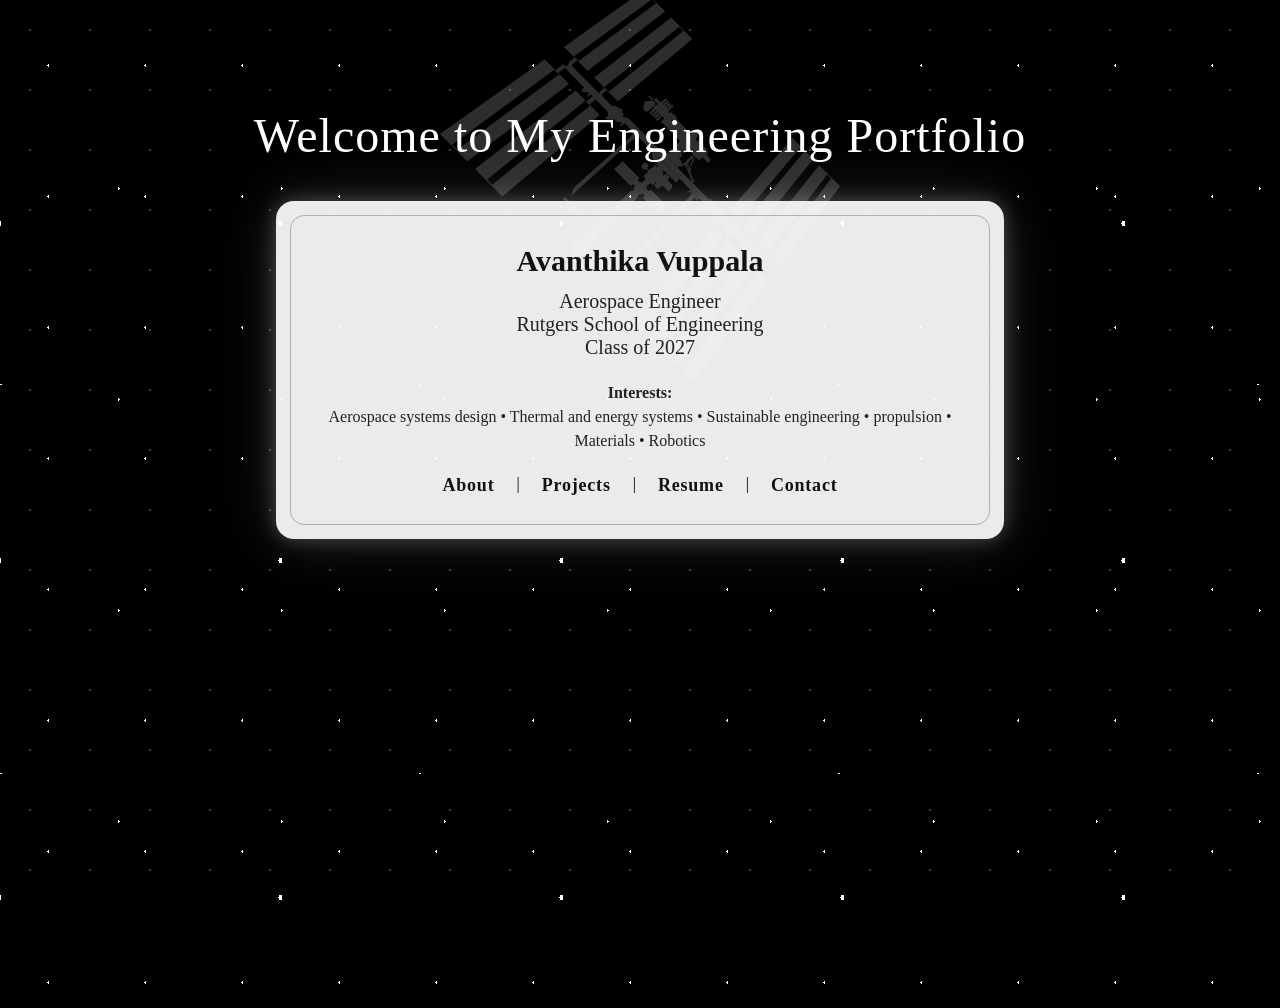
<file: index.html>
<!DOCTYPE html>
<html>
    <head>
        <link href="https://fonts.googleapis.com/css2?family=Inter:wght@300;400;600&display=swap" rel="stylesheet">
        <link rel="stylesheet" href="style.css">
        <title>Avanthika Vuppala</title>
    </head>
    <body>
        <!-- Page Wrapper -->
        <div class="page">
            <div class="wrapper">
                <div class="welcome">
                    <h1> Welcome to My Engineering Portfolio </h1>
                </div>
                <img src="documents/satellite.svg" class="satellite-outline">

                <!-- ID Card Container -->
                <div class="card">
                    <div class="card-inner">

                        <div class="name">
                            <h1>Avanthika Vuppala</h1>
                        </div>

                        <div class="card-info">
                            <p>Aerospace Engineer</p>
                            <p>Rutgers School of Engineering</p>
                            <p>Class of 2027</p>
                        </div>

                        <div class="card-footer">
                            <p class="footer-title">Interests:</p>
                            <p>Aerospace systems design • Thermal and energy systems • Sustainable engineering • propulsion • Materials • Robotics</p>
                        </div>

                        <div class="card-nav">
                            <a href="about.html">About</a> |
                            <a href="projects.html">Projects</a> |
                            <a href="documents/Avanthika_Vuppala_RESUME.pdf" target="_blank">Resume</a> |
                            <a href="contact.html">Contact</a>                            
                        </div>


                    </div>
                </div>
            </div>

        </div>

    </body>
</html>
</file>
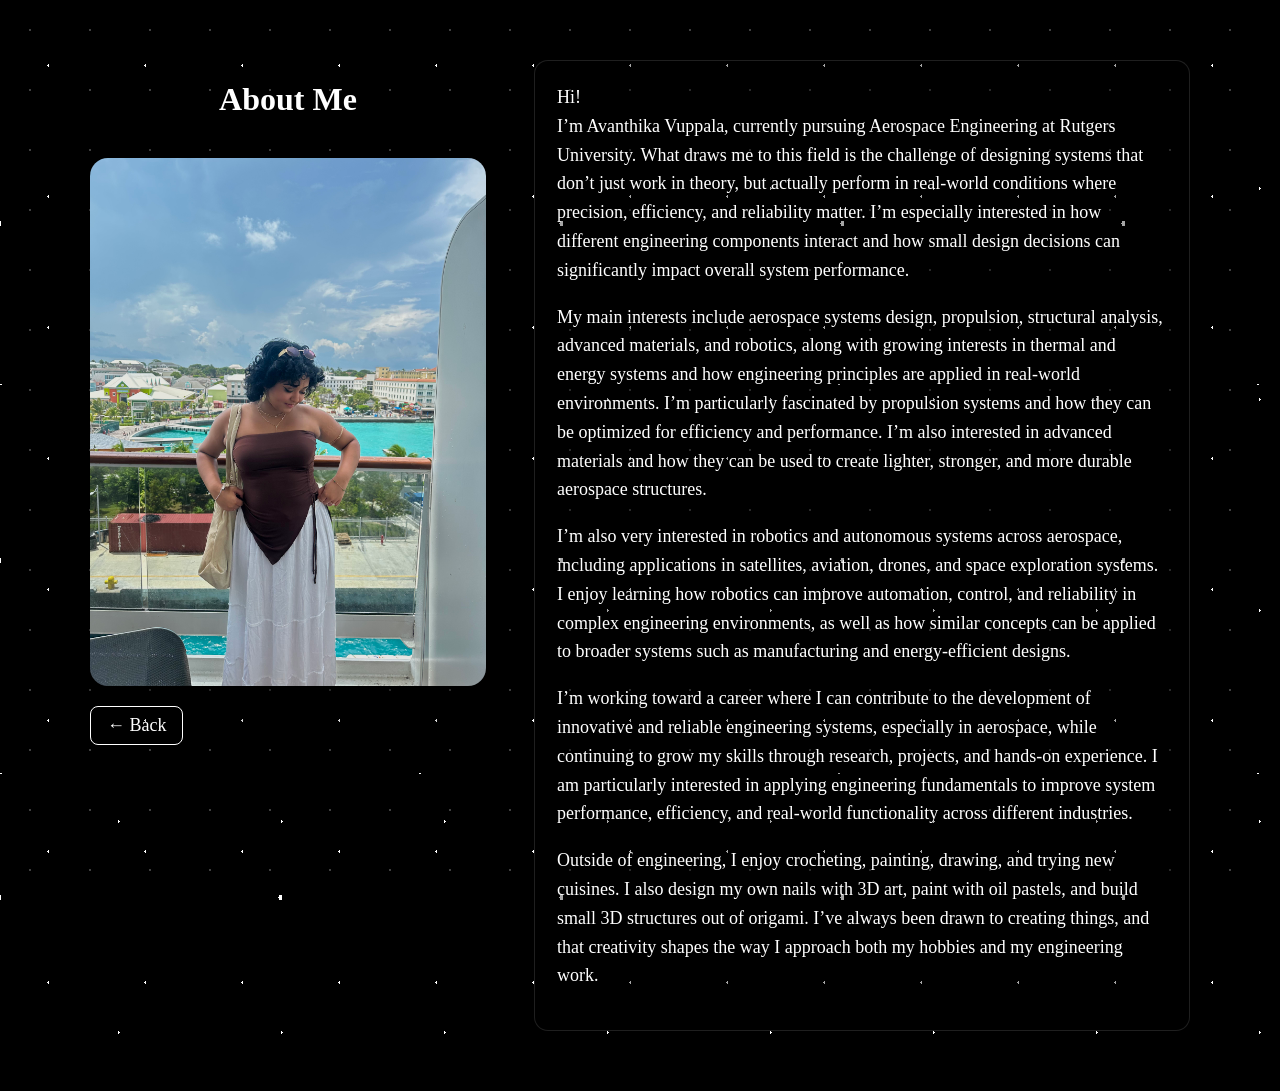
<file: about.html>
<!DOCTYPE html>
<html>
    <head>
        <link rel="stylesheet" href="style.css">
        <title>About Me - Avanthika Vuppala</title>
    </head>
    <body>
        <div class="fade-in"> 
        <div class="page-about"> 
        <div class="about-layout">
            <div class="about-left"> 
            <div class = "about-me">
                <h1>About Me</h1>
            </div>
            <div class = "about-image">
                <img src="images/about-image.jpeg" 
                alt="Image of Avanthika Vuppala">
        
            </div>
            <a class="back-btn" href="index.html">← Back</a> 
            </div>
            <div class="about-right">
            <div class = "about-content">
                <p>
                    Hi!<br> I’m Avanthika Vuppala, currently pursuing Aerospace Engineering at Rutgers University. What draws me to this field is the challenge of designing systems that don’t just work in theory, but actually perform in real-world conditions where precision, efficiency, and reliability matter. 
                    I’m especially interested in how different engineering components interact and how small design decisions can significantly impact overall system performance.
                </p>
                <p>
                    My main interests include aerospace systems design, propulsion, structural analysis, advanced materials, and robotics, along with growing interests in thermal and energy systems and how engineering principles are applied in real-world environments. 
                    I’m particularly fascinated by propulsion systems and how they can be optimized for efficiency and performance. 
                    I’m also interested in advanced materials and how they can be used to create lighter, stronger, and more durable aerospace structures.
                </p>
                <p>
                   I’m also very interested in robotics and autonomous systems across aerospace, including applications in satellites, aviation, drones, and space exploration systems. 
                   I enjoy learning how robotics can improve automation, control, and reliability in complex engineering environments, as well as how similar concepts can be applied to broader systems such as manufacturing and energy-efficient designs.
                </p>
                <p>
                    I’m working toward a career where I can contribute to the development of innovative and reliable engineering systems, especially in aerospace, while continuing to grow my skills through research, projects, and hands-on experience. 
                    I am particularly interested in applying engineering fundamentals to improve system performance, efficiency, and real-world functionality across different industries.
                </p>
                <p>
                    Outside of engineering, I enjoy crocheting, painting, drawing, and trying new cuisines. I also design my own nails with 3D art, paint with oil pastels, and build small 3D structures out of origami. 
                    I’ve always been drawn to creating things, and that creativity shapes the way I approach both my hobbies and my engineering work.
                </p>
            </div>
            </div>
        </div>
        </div>
        </div>
                
        
    </body>

</html>
</file>
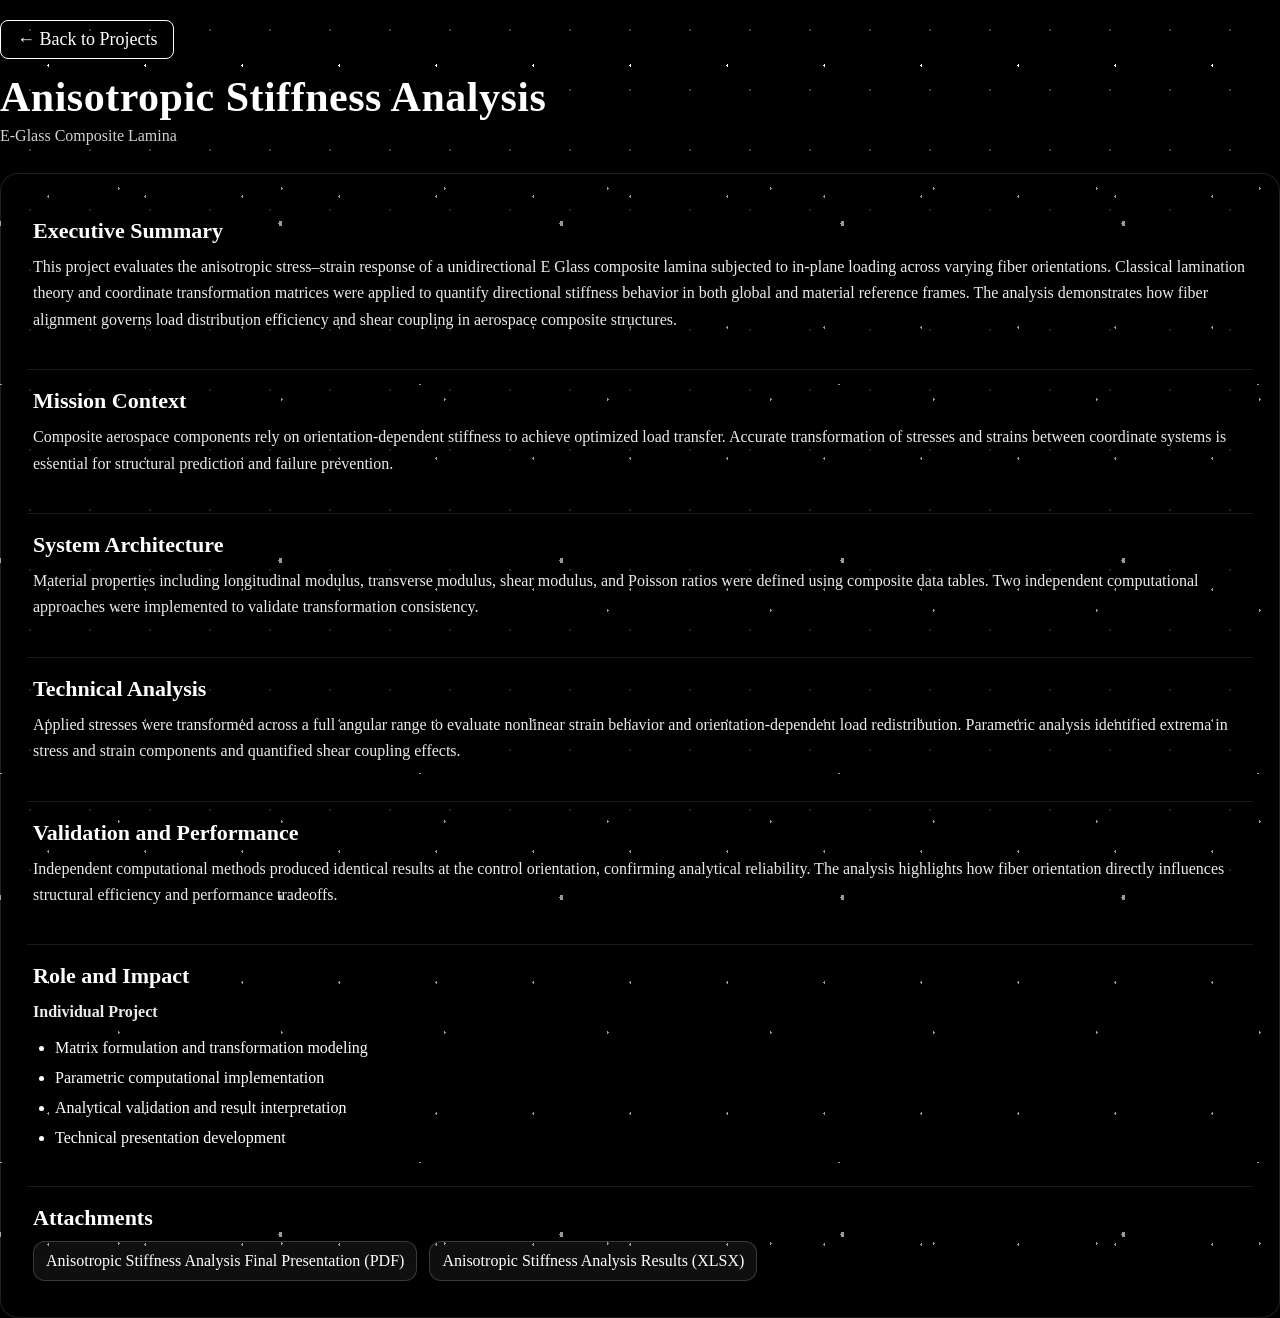
<file: ASA-EGlass.html>
<!DOCTYPE html>
<html>
  <head>
    <link rel="stylesheet" href="style.css" />
    <title>Anisotropic Stiffness Analysis</title>
  </head>

  <body>
    <div class="fade-in">
      <header class="project-header">
        <a class="back-btn" href="projects.html">← Back to Projects</a>
        <h1 class="project-title">Anisotropic Stiffness Analysis</h1>
        <p class="project-subtitle">E-Glass Composite Lamina</p>
      </header>
      <main class="project-card-detail">
        <section class="project-section">
          <h2>Executive Summary</h2>
          <p>
            This project evaluates the anisotropic stress–strain response of a unidirectional E Glass composite lamina subjected to in-plane loading across varying fiber orientations. 
            Classical lamination theory and coordinate transformation matrices were applied to quantify directional stiffness behavior in both global and material reference frames. 
            The analysis demonstrates how fiber alignment governs load distribution efficiency and shear coupling in aerospace composite structures.
          </p>
        </section>

        <section class="project-section">
          <h2>Mission Context</h2>
          <p>
           Composite aerospace components rely on orientation-dependent stiffness to achieve optimized load transfer. 
           Accurate transformation of stresses and strains between coordinate systems is essential for structural prediction and failure prevention.
          </p>
        </section>

        <section class="project-section">
          <h2>System Architecture</h2>
          <p>Material properties including longitudinal modulus, transverse modulus, shear modulus, and Poisson ratios were defined using composite data tables. 
            Two independent computational approaches were implemented to validate transformation consistency.
          </p>
        </section>

        <section class="project-section">
          <h2>Technical Analysis</h2>
          <p>
            Applied stresses were transformed across a full angular range to evaluate nonlinear strain behavior and orientation-dependent load redistribution. 
            Parametric analysis identified extrema in stress and strain components and quantified shear coupling effects.
          </p>
        </section>

        <section class="project-section">
          <h2>Validation and Performance</h2>
          <p>
            Independent computational methods produced identical results at the control orientation, confirming analytical reliability. 
            The analysis highlights how fiber orientation directly influences structural efficiency and performance tradeoffs.
          </p>
        </section>

        <section class="project-section">
          <h2>Role and Impact</h2>
          <p><strong>Individual Project</strong></p>
          <ul>
            <li>Matrix formulation and transformation modeling</li>
            <li>Parametric computational implementation</li>
            <li>Analytical validation and result interpretation</li>
            <li>Technical presentation development</li>
          </ul>
        </section>

        <section class="project-section">
          <h2>Attachments</h2>
          <div class="attachments">
            <a href="documents/EGlassAnisotropicStiffnessAnalysisFinalPresentation.pdf" target="_blank">Anisotropic Stiffness Analysis Final Presentation (PDF)</a>
            <a href="documents/HW1-Avanthika_Vuppala_022626.xlsx" target="_blank">Anisotropic Stiffness Analysis Results (XLSX)</a>
          </div>
        </section>
      </main>
    </div>
  </body>
</html>
</file>
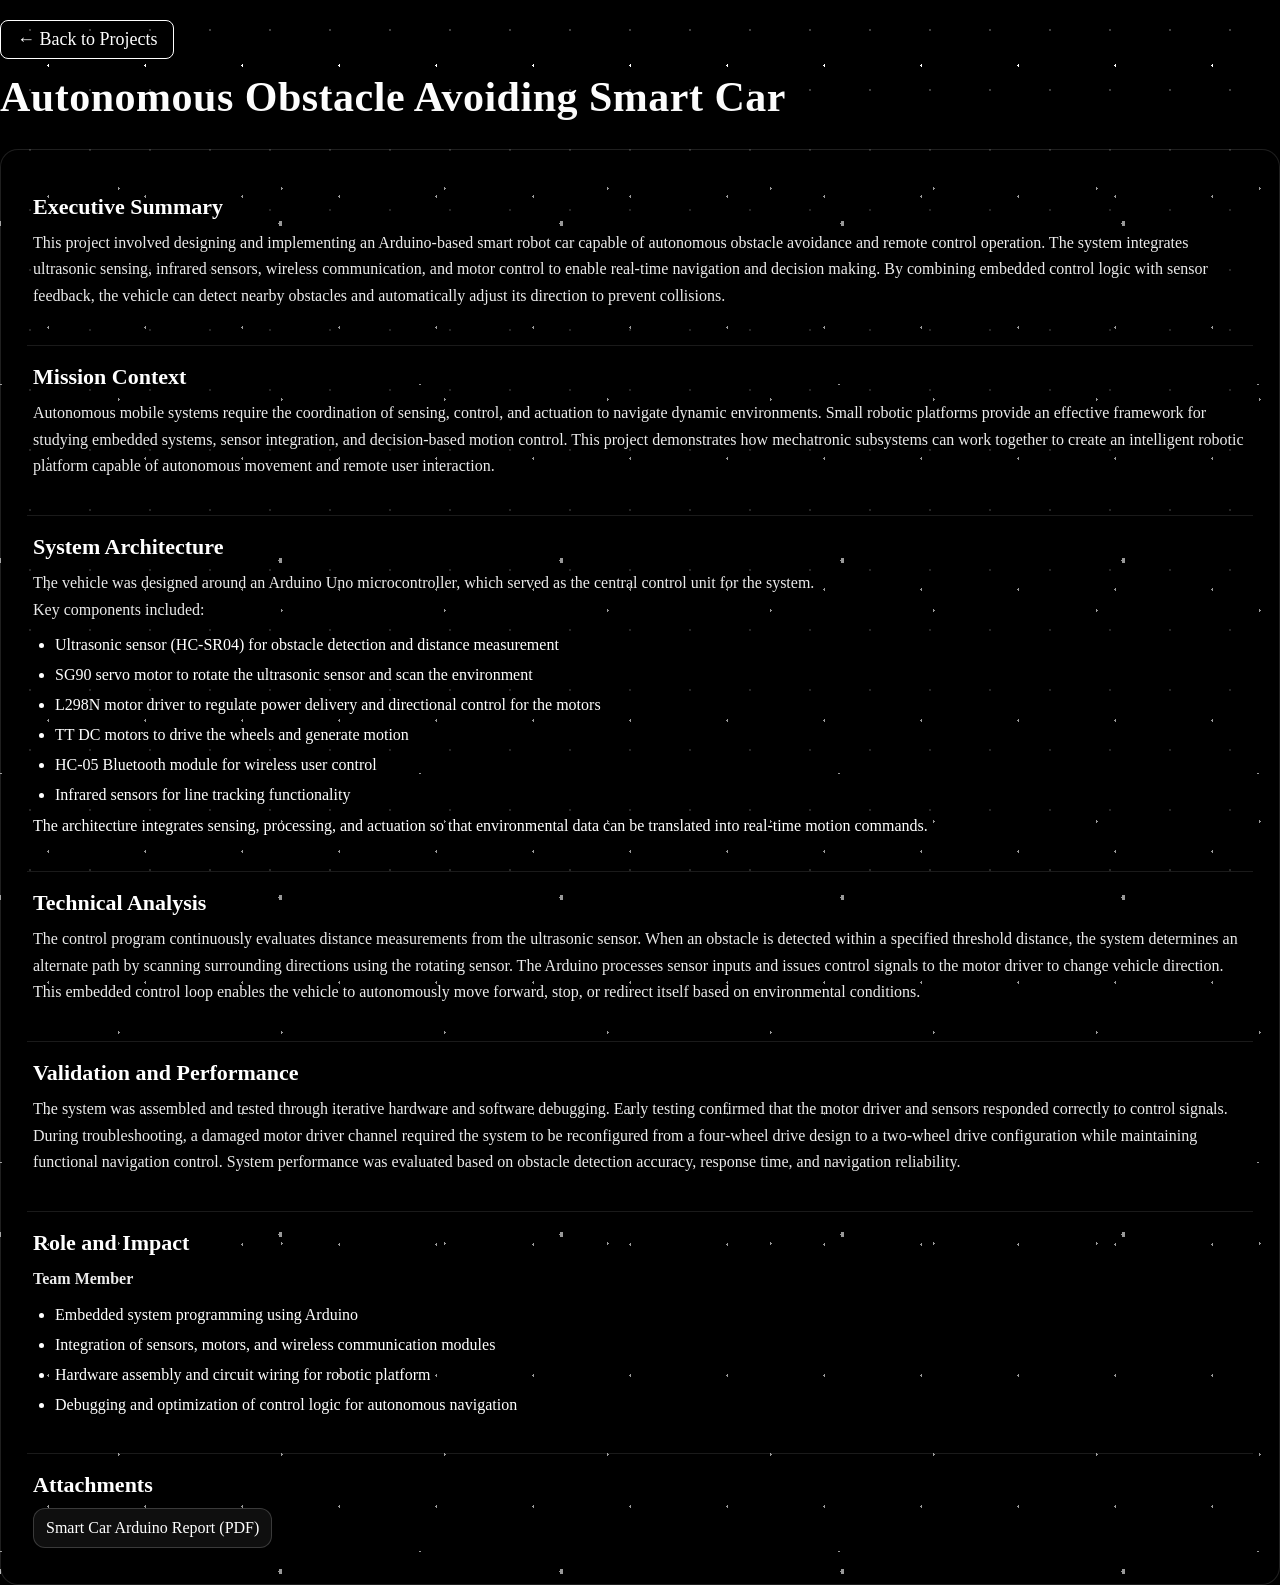
<file: autonomousCar.html>
<!DOCTYPE html>
<html>
  <head>
    <link rel="stylesheet" href="style.css" />
    <title>Autonomous Obstacle Avoiding Smart Car</title>
  </head>

  <body>
    <div class="fade-in">
      <header class="project-header">
        <a class="back-btn" href="projects.html">← Back to Projects</a>
        <h1 class="project-title">Autonomous Obstacle Avoiding Smart Car</h1>
      </header>
      <main class="project-card-detail">
        <section class="project-section">
          <h2>Executive Summary</h2>
          <p>
            This project involved designing and implementing an Arduino-based smart robot car capable of autonomous obstacle avoidance and remote control operation. 
            The system integrates ultrasonic sensing, infrared sensors, wireless communication, and motor control to enable real-time navigation and decision making. By combining embedded control logic with sensor feedback, the vehicle can detect nearby obstacles and automatically adjust its direction to prevent collisions.

          </p>
        </section>

        <section class="project-section">
          <h2>Mission Context</h2>
          <p>
          Autonomous mobile systems require the coordination of sensing, control, and actuation to navigate dynamic environments. Small robotic platforms provide an effective framework for studying embedded systems, sensor integration, and decision-based motion control. 
          This project demonstrates how mechatronic subsystems can work together to create an intelligent robotic platform capable of autonomous movement and remote user interaction.
          </p>
        </section>

        <section class="project-section">
          <h2>System Architecture</h2>
          <p>The vehicle was designed around an Arduino Uno microcontroller, which served as the central control unit for the system. <br> Key components included:
        <ul>
            <li>Ultrasonic sensor (HC-SR04) for obstacle detection and distance measurement</li>

            <li>SG90 servo motor to rotate the ultrasonic sensor and scan the environment</li>

            <li>L298N motor driver to regulate power delivery and directional control for the motors</li>

            <li>TT DC motors to drive the wheels and generate motion</li>

            <li>HC-05 Bluetooth module for wireless user control</li>

            <li>Infrared sensors for line tracking functionality</li>
        </ul>
        The architecture integrates sensing, processing, and actuation so that environmental data can be translated into real-time motion commands.
          </p>
        </section>

        <section class="project-section">
          <h2>Technical Analysis</h2>
          <p>
            The control program continuously evaluates distance measurements from the ultrasonic sensor. 
            When an obstacle is detected within a specified threshold distance, the system determines an alternate path by scanning surrounding directions using the rotating sensor. 
            The Arduino processes sensor inputs and issues control signals to the motor driver to change vehicle direction.
            This embedded control loop enables the vehicle to autonomously move forward, stop, or redirect itself based on environmental conditions.
          </p>
        </section>

        <section class="project-section">
          <h2>Validation and Performance</h2>
          <p>
            The system was assembled and tested through iterative hardware and software debugging. 
            Early testing confirmed that the motor driver and sensors responded correctly to control signals. 
            During troubleshooting, a damaged motor driver channel required the system to be reconfigured from a four-wheel drive design to a two-wheel drive configuration while maintaining functional navigation control.
            System performance was evaluated based on obstacle detection accuracy, response time, and navigation reliability.
          </p>
        </section>

        <section class="project-section">
          <h2>Role and Impact</h2>
          <p><strong>Team Member</strong></p>
          <ul>
            <li>Embedded system programming using Arduino</li>
            <li>Integration of sensors, motors, and wireless communication modules</li>
            <li>Hardware assembly and circuit wiring for robotic platform</li>
            <li>Debugging and optimization of control logic for autonomous navigation</li>
          </ul>
        </section>

        <section class="project-section">
          <h2>Attachments</h2>
          <div class="attachments">
            <a href="documents/SmartCarArduinoReport.pdf" target="_blank"> Smart Car Arduino Report (PDF)</a>
          </div>
        </section>
      </main>
    </div>
  </body>
</html>
</file>
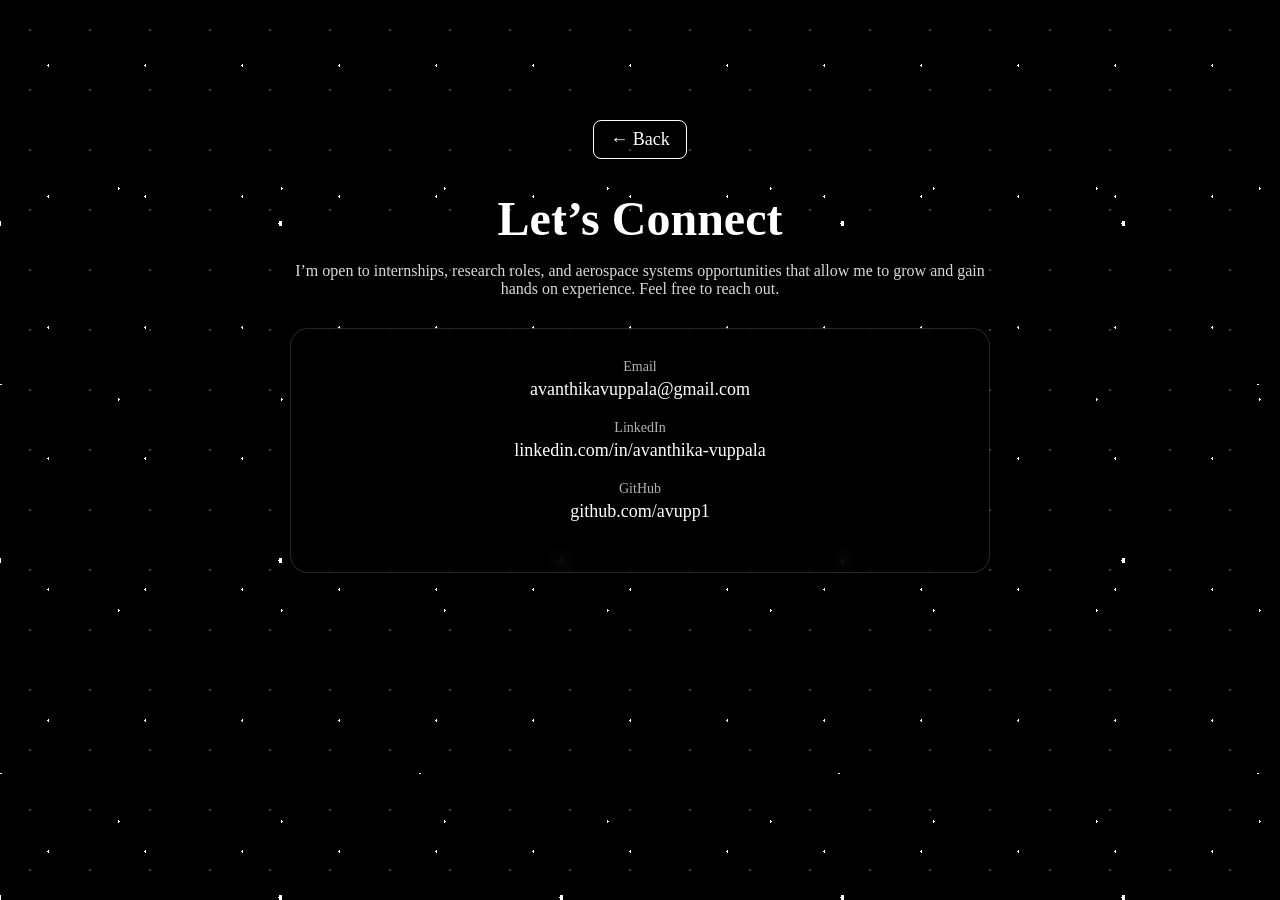
<file: contact.html>
<!DOCTYPE html>
<html>
<head>
  <link rel="stylesheet" href="style.css">
  <title>Contact - Avanthika Vuppala</title>
</head>

<body>

  <div class="contact-page fade-in">

    <a class="back-btn" href="index.html">← Back</a>

    <h1 class="contact-title">Let’s Connect</h1>

    <p class="contact-intro">
      I’m open to internships, research roles, and aerospace systems opportunities that allow me to grow and gain hands on experience. 
      Feel free to reach out.
    </p>

    <div class="contact-card">

      <div class="contact-item">
        <span>Email</span>
        <a href="mailto:avanthikavuppala@gmail.com">avanthikavuppala@gmail.com</a>
      </div>

      <div class="contact-item">
        <span>LinkedIn</span>
        <a href="https://www.linkedin.com/in/avanthika-vuppala" target="_blank">
          linkedin.com/in/avanthika-vuppala
        </a>
      </div>

      <div class="contact-item">
        <span>GitHub</span>
        <a href="https://github.com/avupp1" target="_blank">
          github.com/avupp1
        </a>
      </div>

    </div>

  </div>

</body>
</html>
</file>
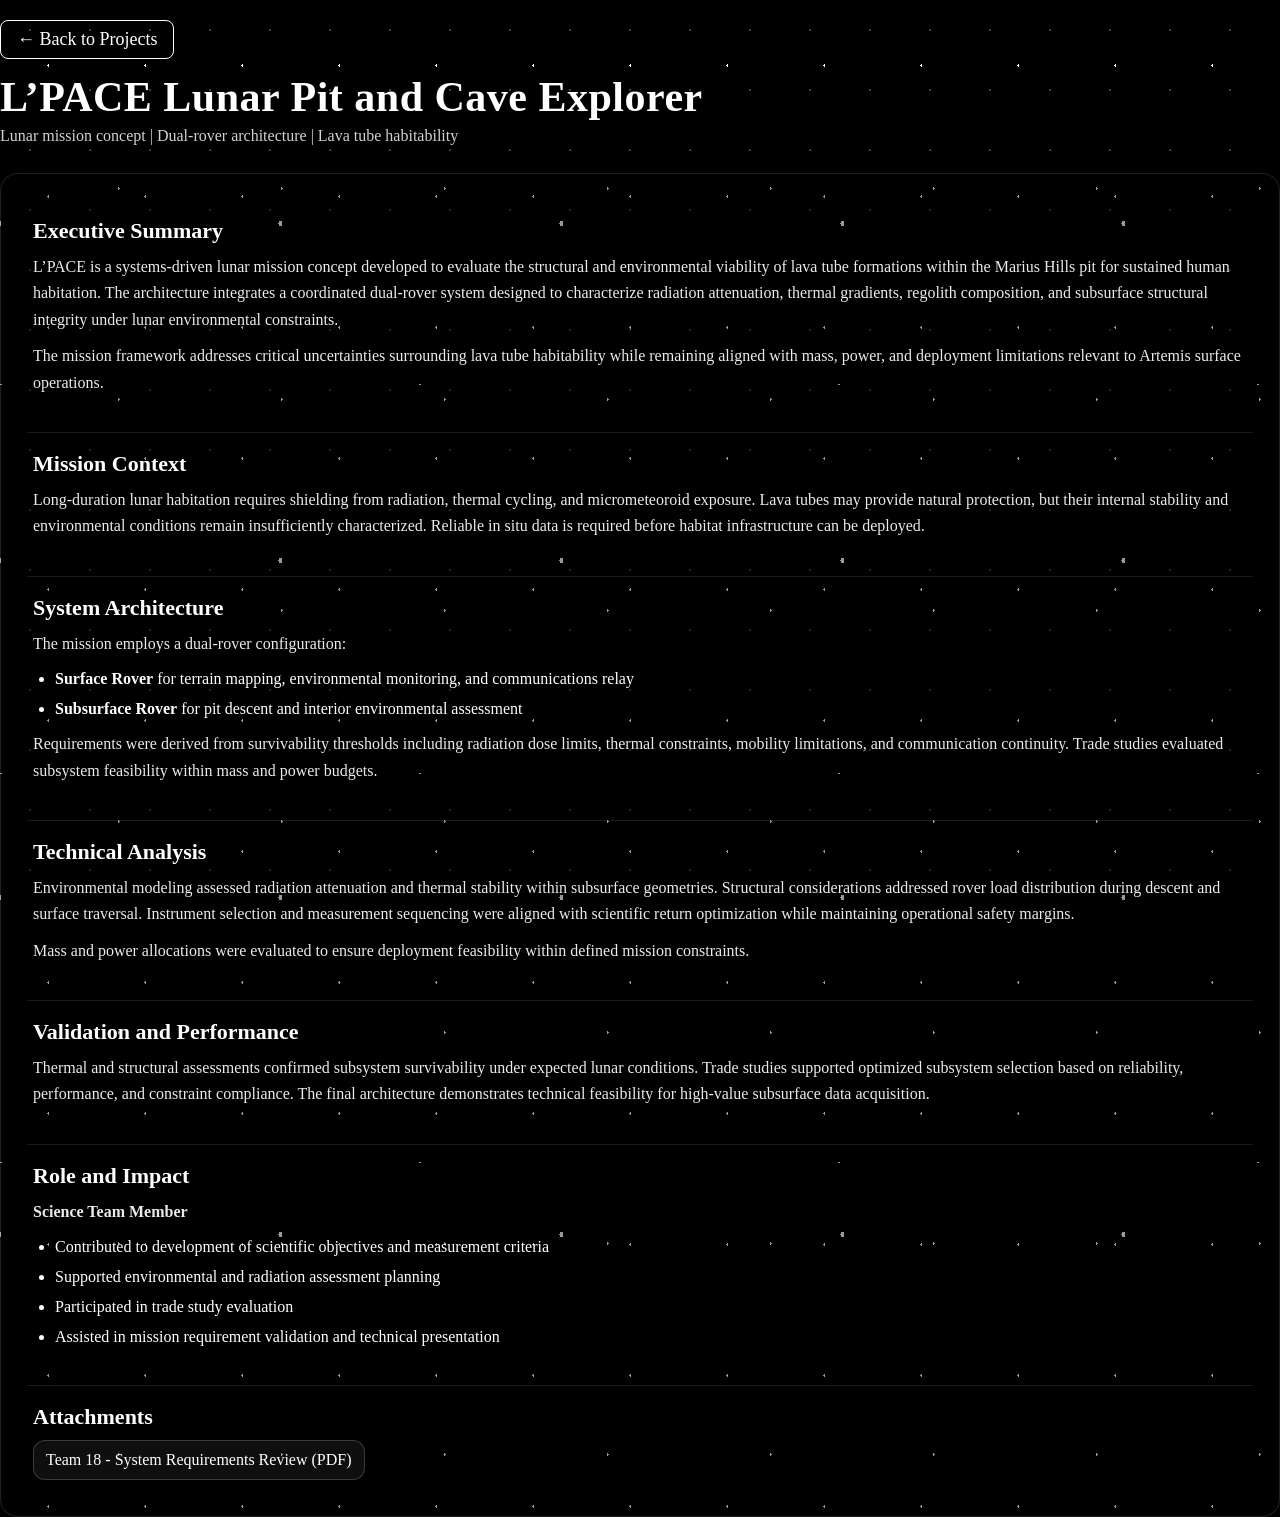
<file: lpce.html>
<!DOCTYPE html>
<html>
  <head>
    <link rel="stylesheet" href="style.css" />
    <title>L’PACE Lunar Pit and Cave Explorer</title>
  </head>

  <body>
    <div class="fade-in">
      <header class="project-header">
        <a class="back-btn" href="projects.html">← Back to Projects</a>
        <h1 class="project-title">L’PACE Lunar Pit and Cave Explorer</h1>
        <p class="project-subtitle">Lunar mission concept | Dual-rover architecture | Lava tube habitability</p>
      </header>
      <main class="project-card-detail">
        <section class="project-section">
          <h2>Executive Summary</h2>
          <p>
            L’PACE is a systems-driven lunar mission concept developed to evaluate the structural and environmental
            viability of lava tube formations within the Marius Hills pit for sustained human habitation. The architecture
            integrates a coordinated dual-rover system designed to characterize radiation attenuation, thermal gradients,
            regolith composition, and subsurface structural integrity under lunar environmental constraints.
          </p>
          <p>
            The mission framework addresses critical uncertainties surrounding lava tube habitability while remaining
            aligned with mass, power, and deployment limitations relevant to Artemis surface operations.
          </p>
        </section>

        <section class="project-section">
          <h2>Mission Context</h2>
          <p>
            Long-duration lunar habitation requires shielding from radiation, thermal cycling, and micrometeoroid exposure.
            Lava tubes may provide natural protection, but their internal stability and environmental conditions remain
            insufficiently characterized. Reliable in situ data is required before habitat infrastructure can be deployed.
          </p>
        </section>

        <section class="project-section">
          <h2>System Architecture</h2>
          <p>The mission employs a dual-rover configuration:</p>
          <ul>
            <li><strong>Surface Rover</strong> for terrain mapping, environmental monitoring, and communications relay</li>
            <li><strong>Subsurface Rover</strong> for pit descent and interior environmental assessment</li>
          </ul>
          <p>
            Requirements were derived from survivability thresholds including radiation dose limits, thermal constraints,
            mobility limitations, and communication continuity. Trade studies evaluated subsystem feasibility within mass
            and power budgets.
          </p>
        </section>

        <section class="project-section">
          <h2>Technical Analysis</h2>
          <p>
            Environmental modeling assessed radiation attenuation and thermal stability within subsurface geometries.
            Structural considerations addressed rover load distribution during descent and surface traversal.
            Instrument selection and measurement sequencing were aligned with scientific return optimization while
            maintaining operational safety margins.
          </p>
          <p>
            Mass and power allocations were evaluated to ensure deployment feasibility within defined mission constraints.
          </p>
        </section>

        <section class="project-section">
          <h2>Validation and Performance</h2>
          <p>
            Thermal and structural assessments confirmed subsystem survivability under expected lunar conditions. Trade
            studies supported optimized subsystem selection based on reliability, performance, and constraint compliance.
            The final architecture demonstrates technical feasibility for high-value subsurface data acquisition.
          </p>
        </section>

        <section class="project-section">
          <h2>Role and Impact</h2>
          <p><strong>Science Team Member</strong></p>
          <ul>
            <li>Contributed to development of scientific objectives and measurement criteria</li>
            <li>Supported environmental and radiation assessment planning</li>
            <li>Participated in trade study evaluation</li>
            <li>Assisted in mission requirement validation and technical presentation</li>
          </ul>
        </section>

        <section class="project-section">
          <h2>Attachments</h2>
          <div class="attachments">
            <a href="documents/Team 18 SRR - Fall 2024.pdf" target="_blank">Team 18 - System Requirements Review (PDF)</a>
          </div>
        </section>
      </main>
    </div>
  </body>
</html>
</file>
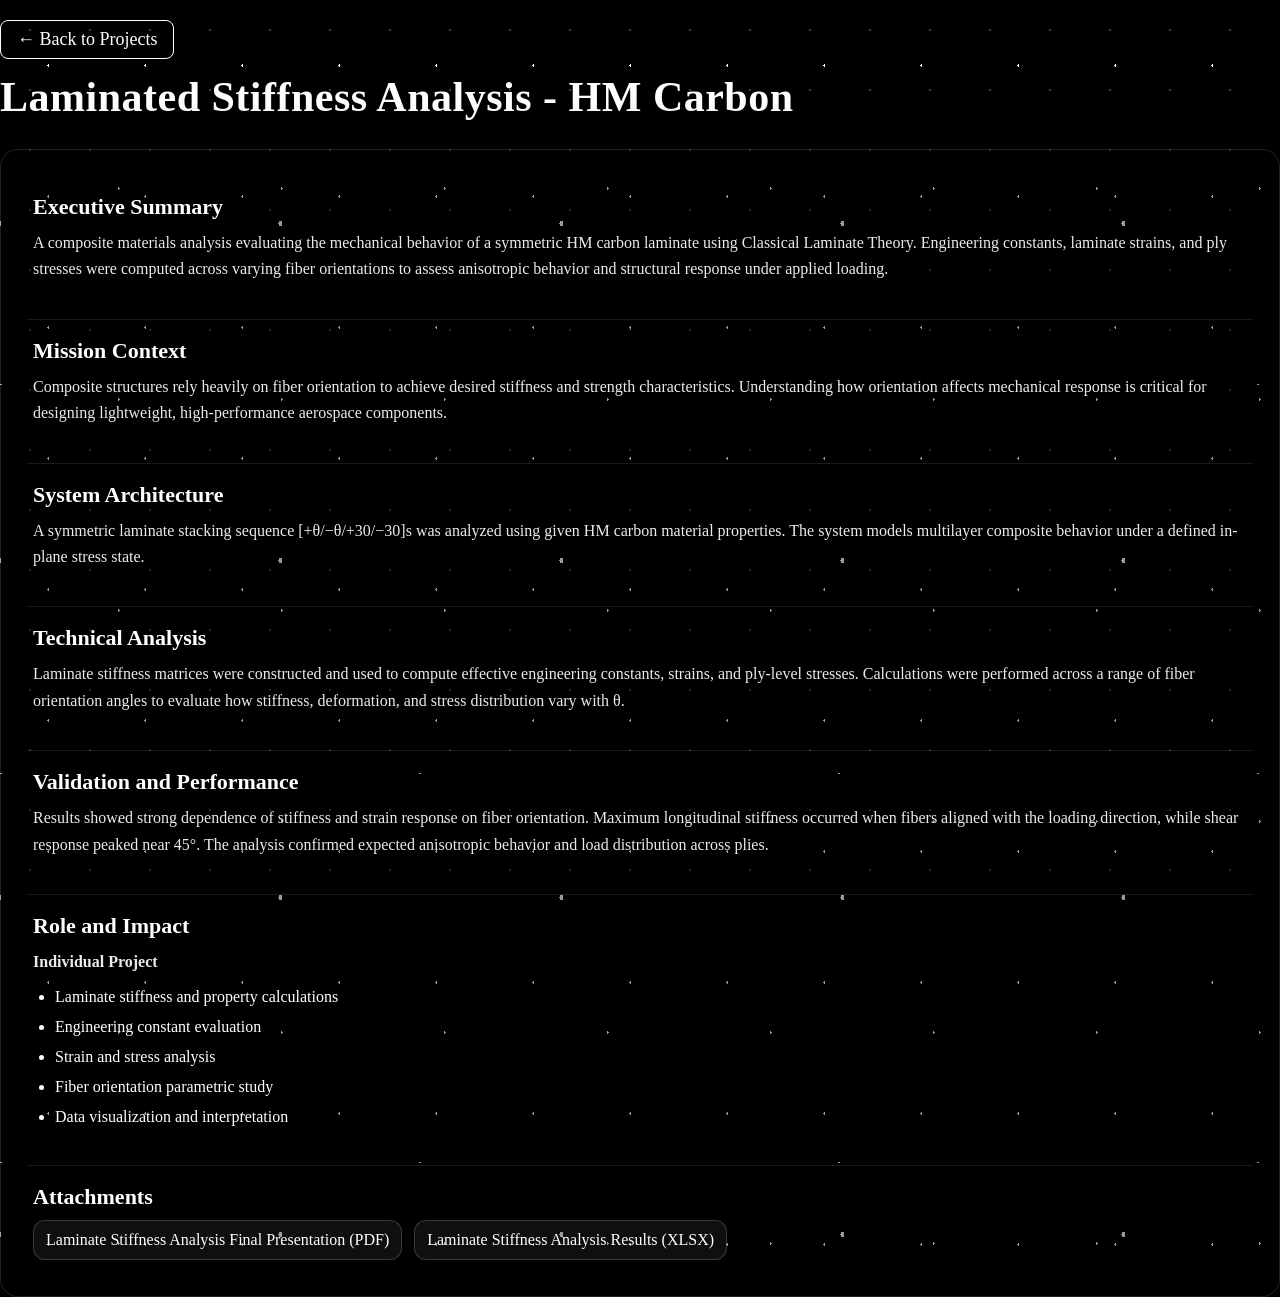
<file: LSA-HMCarbon.html>
<!DOCTYPE html>
<html>
  <head>
    <link rel="stylesheet" href="style.css" />
    <title>Laminate Stiffness Analysis</title>
  </head>

  <body>
    <div class="fade-in">
      <header class="project-header">
        <a class="back-btn" href="projects.html">← Back to Projects</a>
        <h1 class="project-title">Laminated Stiffness Analysis - HM Carbon</h1>
      </header>
      <main class="project-card-detail">
        <section class="project-section">
          <h2>Executive Summary</h2>
          <p>
            A composite materials analysis evaluating the mechanical behavior of a symmetric HM carbon laminate using Classical Laminate Theory. 
            Engineering constants, laminate strains, and ply stresses were computed across varying fiber orientations to assess anisotropic behavior and structural response under applied loading.
          </p>
        </section>

        <section class="project-section">
          <h2>Mission Context</h2>
          <p>
           Composite structures rely heavily on fiber orientation to achieve desired stiffness and strength characteristics. 
           Understanding how orientation affects mechanical response is critical for designing lightweight, high-performance aerospace components.
          </p>
        </section>

        <section class="project-section">
          <h2>System Architecture</h2>
          <p>A symmetric laminate stacking sequence [+θ/−θ/+30/−30]s was analyzed using given HM carbon material properties. 
            The system models multilayer composite behavior under a defined in-plane stress state.
          </p>
        </section>

        <section class="project-section">
          <h2>Technical Analysis</h2>
          <p>
            Laminate stiffness matrices were constructed and used to compute effective engineering constants, strains, and ply-level stresses. 
            Calculations were performed across a range of fiber orientation angles to evaluate how stiffness, deformation, and stress distribution vary with θ.
          </p>
        </section>

        <section class="project-section">
          <h2>Validation and Performance</h2>
          <p>
            Results showed strong dependence of stiffness and strain response on fiber orientation. Maximum longitudinal stiffness occurred when fibers aligned with the loading direction, while shear response peaked near 45°. 
            The analysis confirmed expected anisotropic behavior and load distribution across plies.
          </p>
        </section>

        <section class="project-section">
          <h2>Role and Impact</h2>
          <p><strong>Individual Project</strong></p>
          <ul>
            <li>Laminate stiffness and property calculations</li>
            <li>Engineering constant evaluation</li>
            <li>Strain and stress analysis</li>
            <li>Fiber orientation parametric study</li>
            <li>Data visualization and interpretation</li>
          </ul>
        </section>

        <section class="project-section">
          <h2>Attachments</h2>
          <div class="attachments">
            <a href="documents/LaminatedStiffnessAnalysisPresentation.pdf" target="_blank">Laminate Stiffness Analysis Final Presentation (PDF)</a>
            <a href="documents/HMCarbonLaminatedStiffnessCalculations.xlsx" target="_blank">Laminate Stiffness Analysis Results (XLSX)</a>
          </div>
        </section>
      </main>
    </div>
  </body>
</html>
</file>
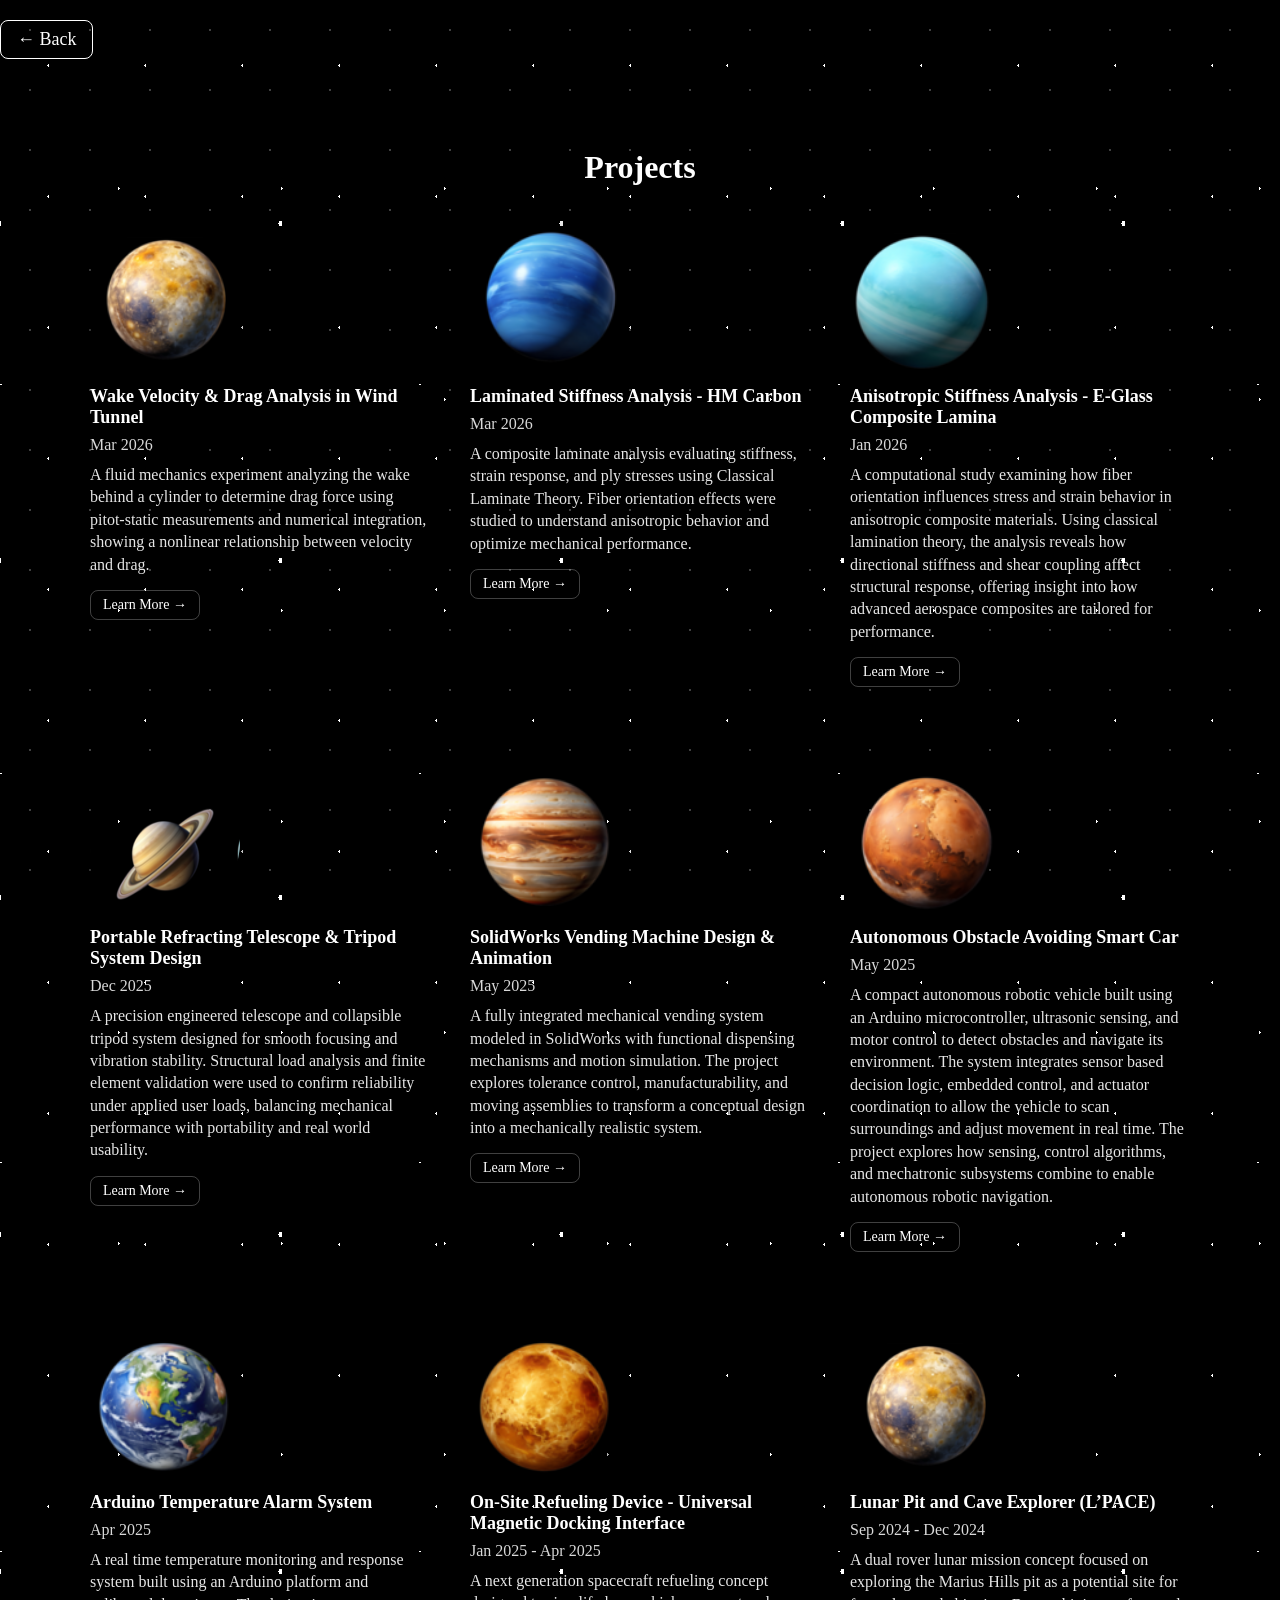
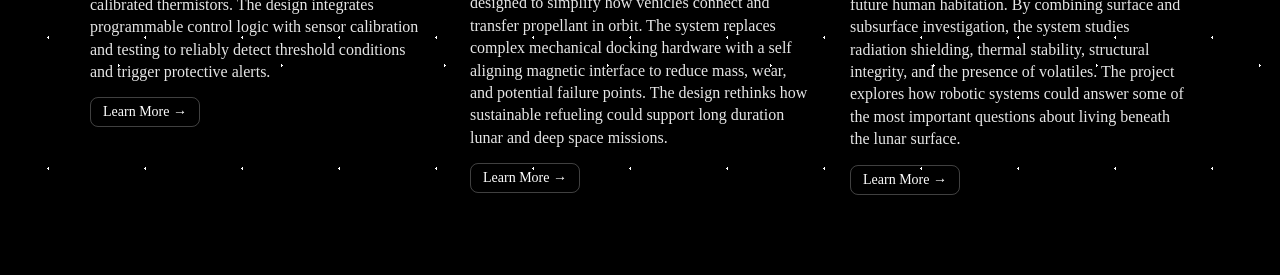
<file: projects.html>
<!DOCTYPE html>
<html>
    <head>
        <link rel="stylesheet" href="style.css">
        <title>Projects - Avanthika Vuppala</title>
    </head>
    <body>
        <a class="back-btn" href="index.html">← Back</a> 
        <h1 class="page-title"> Projects</h1>
        <div class="fade-in">
            <section class="all-projects">
                 <article class="project">
                    <img class="planet" src="images/planet-1.png" alt="image of planet">
                    <h2 class="project-name">Wake Velocity & Drag Analysis in Wind Tunnel</h2>
                    <p class="project-date">Mar 2026 </p>
                    <p class="project-description">
                        A fluid mechanics experiment analyzing the wake behind a cylinder to determine drag force using pitot-static measurements and numerical integration, 
                        showing a nonlinear relationship between velocity and drag.</p>
                    <a class="learn-more" href="WaveDragAnalysis.html">Learn More →</a>
                </article>
                <article class="project">
                    <img class="planet" src="images/planet-8.png" alt="image of planet">
                    <h2 class="project-name">Laminated Stiffness Analysis - HM Carbon</h2>
                    <p class="project-date">Mar 2026 </p>
                    <p class="project-description">
                        A composite laminate analysis evaluating stiffness, strain response, and ply stresses using Classical Laminate Theory. 
                        Fiber orientation effects were studied to understand anisotropic behavior and optimize mechanical performance.</p>
                    <a class="learn-more" href="LSA-HMCarbon.html">Learn More →</a>
                </article>
                <article class="project">
                    <img class="planet" src="images/planet-7.png" alt="image of planet">
                    <h2 class="project-name">Anisotropic Stiffness Analysis - E-Glass Composite Lamina</h2>
                    <p class="project-date">Jan 2026 </p>
                    <p class="project-description">
                        A computational study examining how fiber orientation influences stress and strain behavior in anisotropic composite materials. 
                        Using classical lamination theory, the analysis reveals how directional stiffness and shear coupling affect structural response, 
                        offering insight into how advanced aerospace composites are tailored for performance.</p>
                    <a class="learn-more" href="ASA-EGlass.html">Learn More →</a>
                </article>
            </section>
            <section class="all-projects">
                <article class="project">
                    <img class="planet" src="images/planet-6.png" alt="image of planet">
                    <h2 class="project-name">Portable Refracting Telescope & Tripod System Design</h2>
                    <p class="project-date">Dec 2025 </p>
                    <p class="project-description">
                        A precision engineered telescope and collapsible tripod system designed for smooth focusing and vibration stability. 
                        Structural load analysis and finite element validation were used to confirm reliability under applied user loads, balancing mechanical performance with portability and real world usability.</p>
                    <a class="learn-more" href="telescopeTripod.html">Learn More →</a>
                </article>
                <article class="project">
                    <img class="planet" src="images/planet-5.png" alt="image of planet">
                    <h2 class="project-name">SolidWorks Vending Machine Design & Animation</h2>
                    <p class="project-date">May 2025 </p>
                    <p class="project-description"> 
                        A fully integrated mechanical vending system modeled in SolidWorks with functional dispensing mechanisms and motion simulation. 
                        The project explores tolerance control, manufacturability, and moving assemblies to transform a conceptual design into a mechanically realistic system.</p>
                    <a class="learn-more" href="vendingMachine.html">Learn More →</a>
                </article>
                <article class="project">
                    <img class="planet" src="images/planet-4.png" alt="image of planet">
                    <h2 class="project-name">Autonomous Obstacle Avoiding Smart Car</h2>
                    <p class="project-date">May 2025 </p>
                    <p class="project-description">
                        A compact autonomous robotic vehicle built using an Arduino microcontroller, ultrasonic sensing, and motor control to detect obstacles and navigate its environment. The system integrates sensor based decision logic, embedded control, and actuator coordination to allow the vehicle to scan surroundings and adjust movement in real time. 
                        The project explores how sensing, control algorithms, and mechatronic subsystems combine to enable autonomous robotic navigation.</p>
                    <a class="learn-more" href="autonomousCar.html">Learn More →</a>
                </article>
            </section>
            <section class="all-projects">
                <article class="project">
                    <img class="planet" src="images/planet-3.png" alt="image of planet">
                    <h2 class="project-name">Arduino Temperature Alarm System</h2>
                    <p class="project-date">Apr 2025 </p>
                    <p class="project-description">
                        A real time temperature monitoring and response system built using an Arduino platform and calibrated thermistors. 
                        The design integrates programmable control logic with sensor calibration and testing to reliably detect threshold conditions and trigger protective alerts.</p>
                    <a class="learn-more" href="tempAlarmSys.html">Learn More →</a>
                </article>
                <article class="project">
                    <img class="planet" src="images/planet-2.png" alt="image of planet">
                    <h2 class="project-name">On-Site Refueling Device - Universal Magnetic Docking Interface</h2>
                    <p class="project-date">Jan 2025 - Apr 2025 </p>
                    <p class="project-description">
                        A next generation spacecraft refueling concept designed to simplify how vehicles connect and transfer propellant in orbit. 
                        The system replaces complex mechanical docking hardware with a self aligning magnetic interface to reduce mass, wear, and potential failure points. 
                        The design rethinks how sustainable refueling could support long duration lunar and deep space missions.</p>
                    <a class="learn-more" href="umdi.html">Learn More →</a>
                </article>
                <article class="project">
                    <img class="planet" src="images/planet-1.png" alt="image of planet">
                    <h2 class="project-name">Lunar Pit and Cave Explorer (L’PACE)</h2>
                    <p class="project-date">Sep 2024 - Dec 2024</p>
                    <p class="project-description">
                        A dual rover lunar mission concept focused on exploring the Marius Hills pit as a potential site for future human habitation. 
                        By combining surface and subsurface investigation, the system studies radiation shielding, thermal stability, structural integrity, and the presence of volatiles. 
                        The project explores how robotic systems could answer some of the most important questions about living beneath the lunar surface.
                    </p>
                    <a class="learn-more" href="lpce.html">Learn More →</a>
                </article>
            </section>
        </div>
    </body>

</html>
</file>
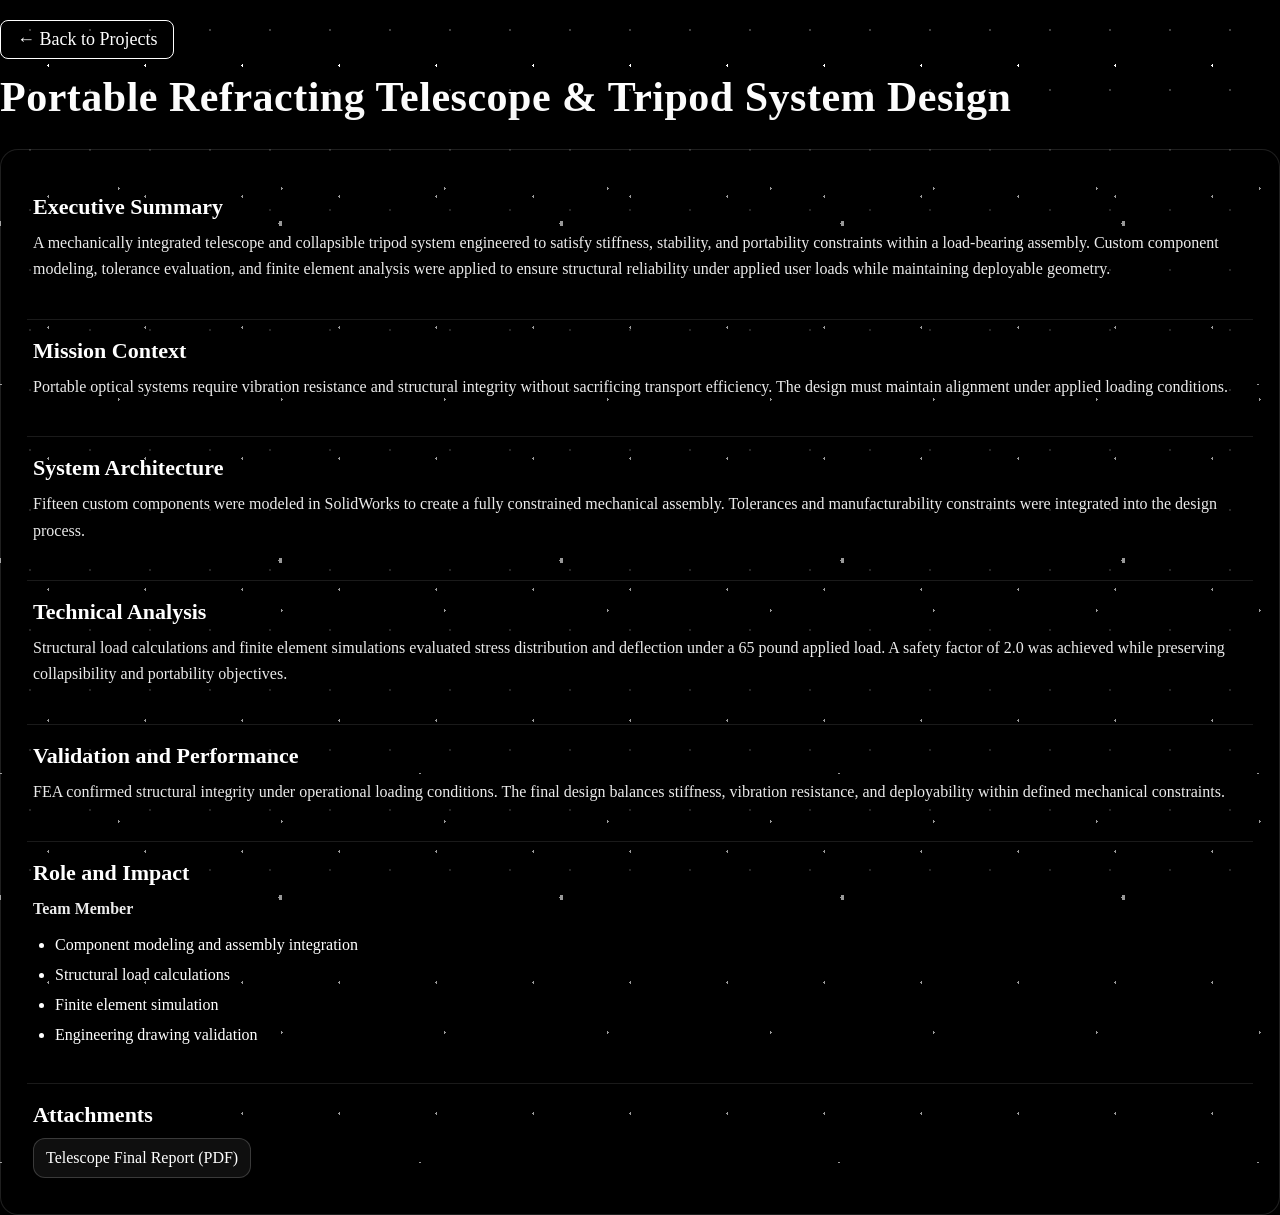
<file: telescopeTripod.html>
<!DOCTYPE html>
<html>
  <head>
    <link rel="stylesheet" href="style.css" />
    <title>Portable Refracting Telescope & Tripod System Design</title>
  </head>

  <body>
    <div class="fade-in">
      <header class="project-header">
        <a class="back-btn" href="projects.html">← Back to Projects</a>
        <h1 class="project-title">Portable Refracting Telescope & Tripod System Design</h1>
      </header>
      <main class="project-card-detail">
        <section class="project-section">
          <h2>Executive Summary</h2>
          <p>
            A mechanically integrated telescope and collapsible tripod system engineered to satisfy stiffness, stability, and portability constraints within a load-bearing assembly. 
            Custom component modeling, tolerance evaluation, and finite element analysis were applied to ensure structural reliability under applied user loads while maintaining deployable geometry.

          </p>
        </section>

        <section class="project-section">
          <h2>Mission Context</h2>
          <p>
          Portable optical systems require vibration resistance and structural integrity without sacrificing transport efficiency. The design must maintain alignment under applied loading conditions.
          </p>
        </section>

        <section class="project-section">
          <h2>System Architecture</h2>
          <p>Fifteen custom components were modeled in SolidWorks to create a fully constrained mechanical assembly. Tolerances and manufacturability constraints were integrated into the design process.
          </p>
        </section>

        <section class="project-section">
          <h2>Technical Analysis</h2>
          <p>
            Structural load calculations and finite element simulations evaluated stress distribution and deflection under a 65 pound applied load. A safety factor of 2.0 was achieved while preserving collapsibility and portability objectives.
          </p>
        </section>

        <section class="project-section">
          <h2>Validation and Performance</h2>
          <p>
            FEA confirmed structural integrity under operational loading conditions. The final design balances stiffness, vibration resistance, and deployability within defined mechanical constraints.
          </p>
        </section>

        <section class="project-section">
          <h2>Role and Impact</h2>
          <p><strong>Team Member</strong></p>
          <ul>
            <li>Component modeling and assembly integration</li>
            <li>Structural load calculations</li>
            <li>Finite element simulation</li>
            <li>Engineering drawing validation</li>
          </ul>
        </section>

        <section class="project-section">
          <h2>Attachments</h2>
          <div class="attachments">
            <a href="documents/TelescopeFinalReportDMC.pdf" target="_blank"> Telescope Final Report (PDF)</a>
          </div>
        </section>
      </main>
    </div>
  </body>
</html>
</file>
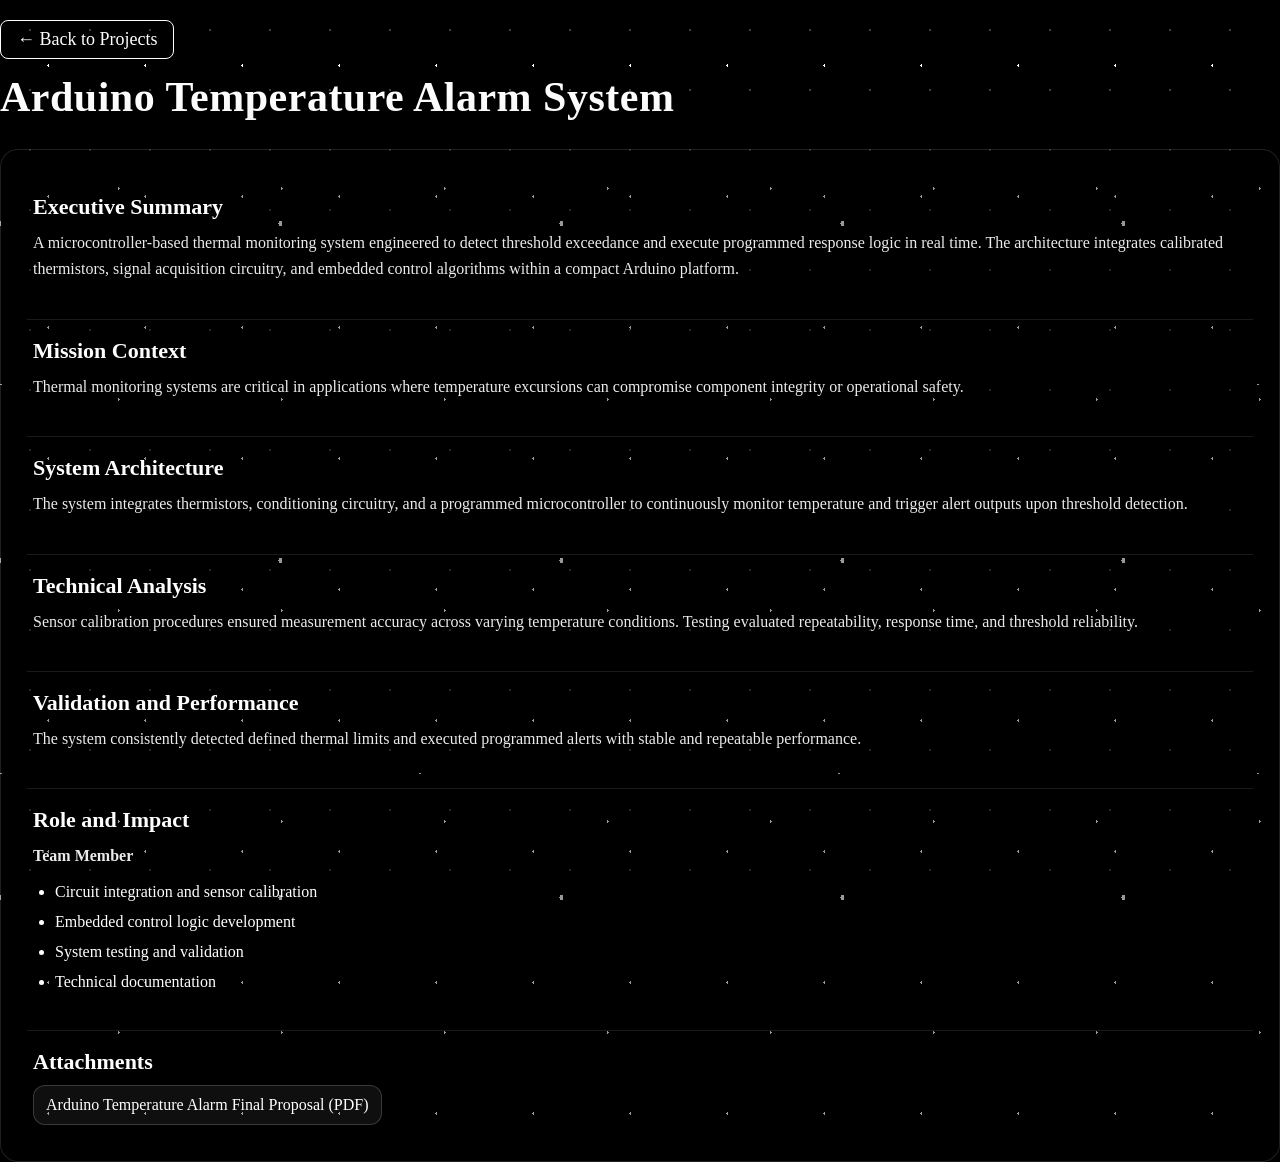
<file: tempAlarmSys.html>
<!DOCTYPE html>
<html>
  <head>
    <link rel="stylesheet" href="style.css" />
    <title>Arduino Temperature Alarm System</title>
  </head>

  <body>
    <div class="fade-in">
      <header class="project-header">
        <a class="back-btn" href="projects.html">← Back to Projects</a>
        <h1 class="project-title">Arduino Temperature Alarm System</h1>
      </header>
      <main class="project-card-detail">
        <section class="project-section">
          <h2>Executive Summary</h2>
          <p>
            A microcontroller-based thermal monitoring system engineered to detect threshold exceedance and 
            execute programmed response logic in real time. The architecture integrates calibrated thermistors, signal acquisition circuitry, and embedded control algorithms within a compact Arduino platform.

          </p>
        </section>

        <section class="project-section">
          <h2>Mission Context</h2>
          <p>
           Thermal monitoring systems are critical in applications where temperature excursions can compromise component integrity or operational safety.
          </p>
        </section>

        <section class="project-section">
          <h2>System Architecture</h2>
          <p>The system integrates thermistors, conditioning circuitry, and a programmed microcontroller to continuously monitor temperature and trigger alert outputs upon threshold detection.
          </p>
        </section>

        <section class="project-section">
          <h2>Technical Analysis</h2>
          <p>
            Sensor calibration procedures ensured measurement accuracy across varying temperature conditions. Testing evaluated repeatability, response time, and threshold reliability.
          </p>
        </section>

        <section class="project-section">
          <h2>Validation and Performance</h2>
          <p>
            The system consistently detected defined thermal limits and executed programmed alerts with stable and repeatable performance.
          </p>
        </section>

        <section class="project-section">
          <h2>Role and Impact</h2>
          <p><strong>Team Member</strong></p>
          <ul>
            <li>Circuit integration and sensor calibration</li>
            <li>Embedded control logic development</li>
            <li>System testing and validation</li>
            <li>Technical documentation</li>
          </ul>
        </section>

        <section class="project-section">
          <h2>Attachments</h2>
          <div class="attachments">
            <a href="documents/arduinoTempAlarmProposal.pdf" target="_blank"> Arduino Temperature Alarm Final Proposal (PDF)</a>
          </div>
        </section>
      </main>
    </div>
  </body>
</html>
</file>
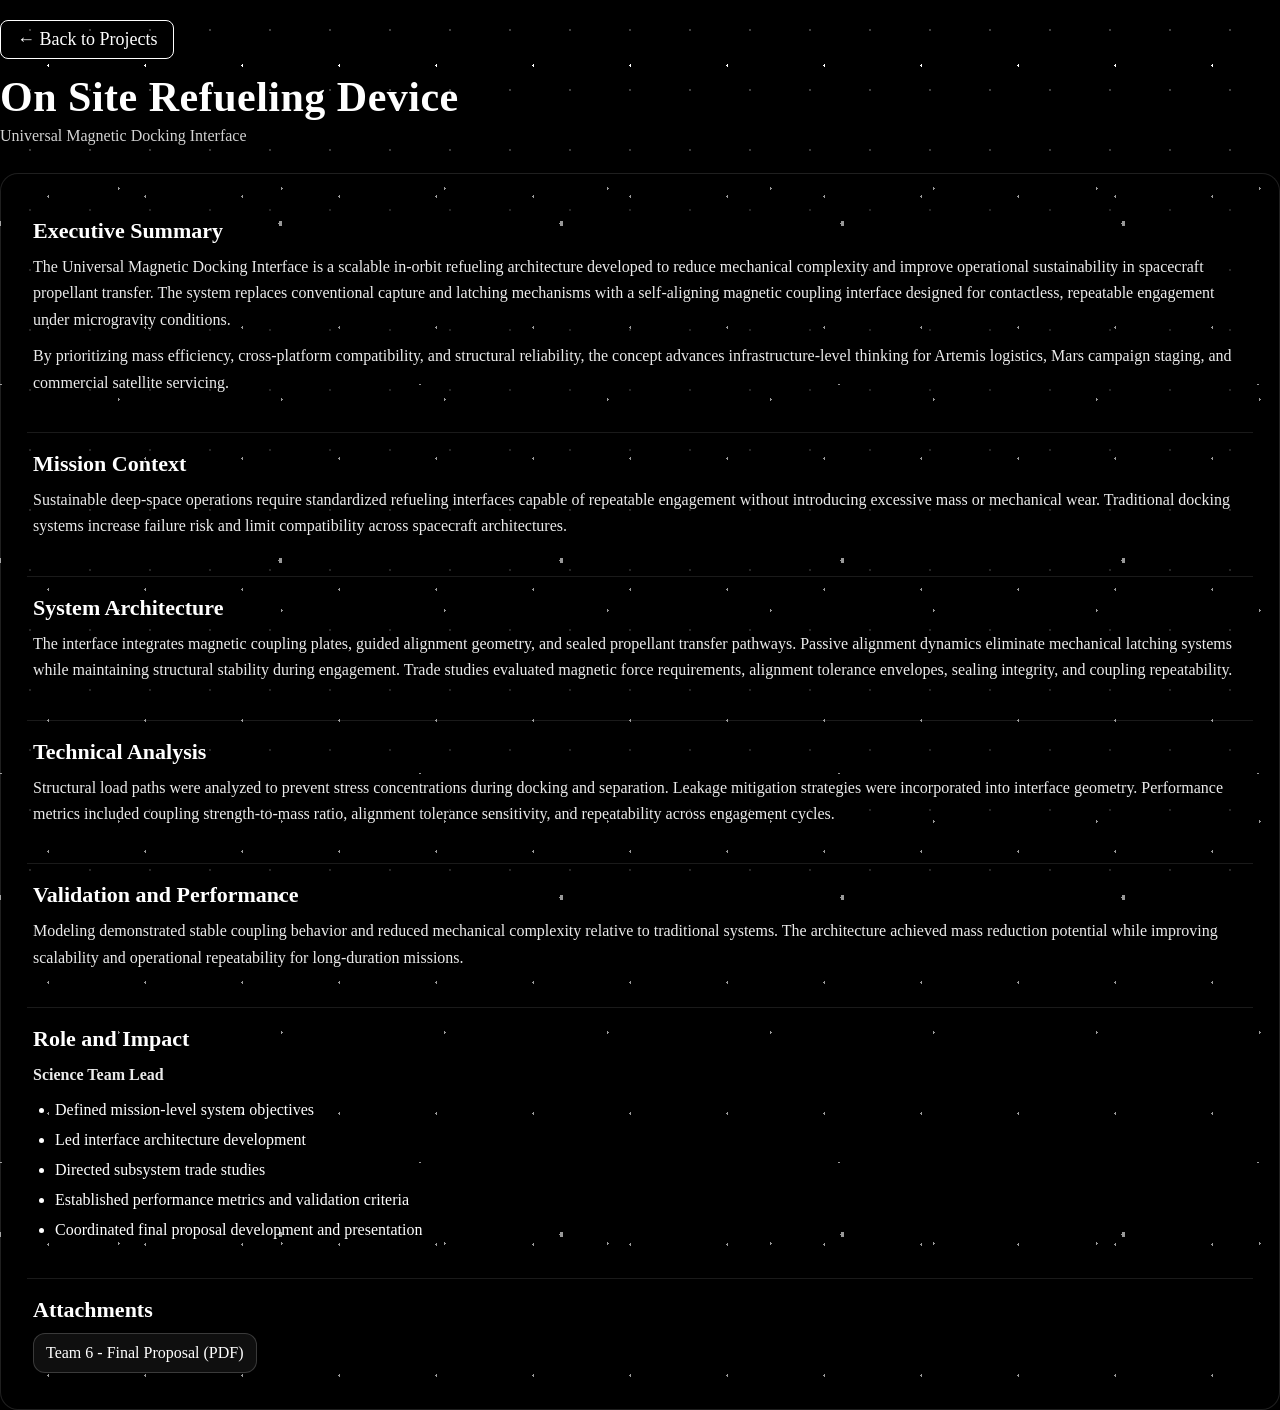
<file: umdi.html>
<!DOCTYPE html>
<html>
  <head>
    <link rel="stylesheet" href="style.css" />
    <title>Universal Magnetic Docking Interface</title>
  </head>

  <body>
    <div class="fade-in">
      <header class="project-header">
        <a class="back-btn" href="projects.html">← Back to Projects</a>
        <h1 class="project-title">On Site Refueling Device</h1>
        <p class="project-subtitle">Universal Magnetic Docking Interface</p>
      </header>
      <main class="project-card-detail">
        <section class="project-section">
          <h2>Executive Summary</h2>
          <p>
            The Universal Magnetic Docking Interface is a scalable in-orbit refueling architecture developed to reduce mechanical 
            complexity and improve operational sustainability in spacecraft propellant transfer. The system replaces conventional capture and latching mechanisms with a 
            self-aligning magnetic coupling interface designed for contactless, repeatable engagement under microgravity conditions. 
          </p>
          <p>
            By prioritizing mass efficiency, cross-platform compatibility, and structural reliability, the concept advances infrastructure-level thinking for Artemis logistics, Mars campaign staging, and 
            commercial satellite servicing.
          </p>
        </section>

        <section class="project-section">
          <h2>Mission Context</h2>
          <p>
           Sustainable deep-space operations require standardized refueling interfaces capable of repeatable engagement without introducing excessive 
           mass or mechanical wear. 
           Traditional docking systems increase failure risk and limit compatibility across spacecraft architectures.
          </p>
        </section>

        <section class="project-section">
          <h2>System Architecture</h2>
          <p>The interface integrates magnetic coupling plates, guided alignment geometry,
            and sealed propellant transfer pathways. Passive alignment dynamics eliminate mechanical latching systems while maintaining structural stability during engagement.
            Trade studies evaluated magnetic force requirements, alignment tolerance envelopes, sealing integrity, and coupling repeatability.
          </p>
        </section>

        <section class="project-section">
          <h2>Technical Analysis</h2>
          <p>
            Structural load paths were analyzed to prevent stress concentrations during docking and separation. Leakage mitigation strategies 
            were incorporated into interface geometry. Performance metrics included coupling strength-to-mass ratio, alignment tolerance sensitivity, and repeatability
            across engagement cycles.
          </p>
        </section>

        <section class="project-section">
          <h2>Validation and Performance</h2>
          <p>
            Modeling demonstrated stable coupling behavior and reduced mechanical complexity relative to traditional systems. 
            The architecture achieved mass reduction potential while improving scalability and operational repeatability for long-duration missions.
          </p>
        </section>

        <section class="project-section">
          <h2>Role and Impact</h2>
          <p><strong>Science Team Lead</strong></p>
          <ul>
            <li>Defined mission-level system objectives</li>
            <li>Led interface architecture development</li>
            <li>Directed subsystem trade studies</li>
            <li>Established performance metrics and validation criteria</li>
            <li>Coordinated final proposal development and presentation</li>
          </ul>
        </section>

        <section class="project-section">
          <h2>Attachments</h2>
          <div class="attachments">
            <a href="documents/Team6_OnSiteRefuelingDeviceProposal_NPWEE.pdf" target="_blank">Team 6 - Final Proposal (PDF)</a>
          </div>
        </section>
      </main>
    </div>
  </body>
</html>
</file>
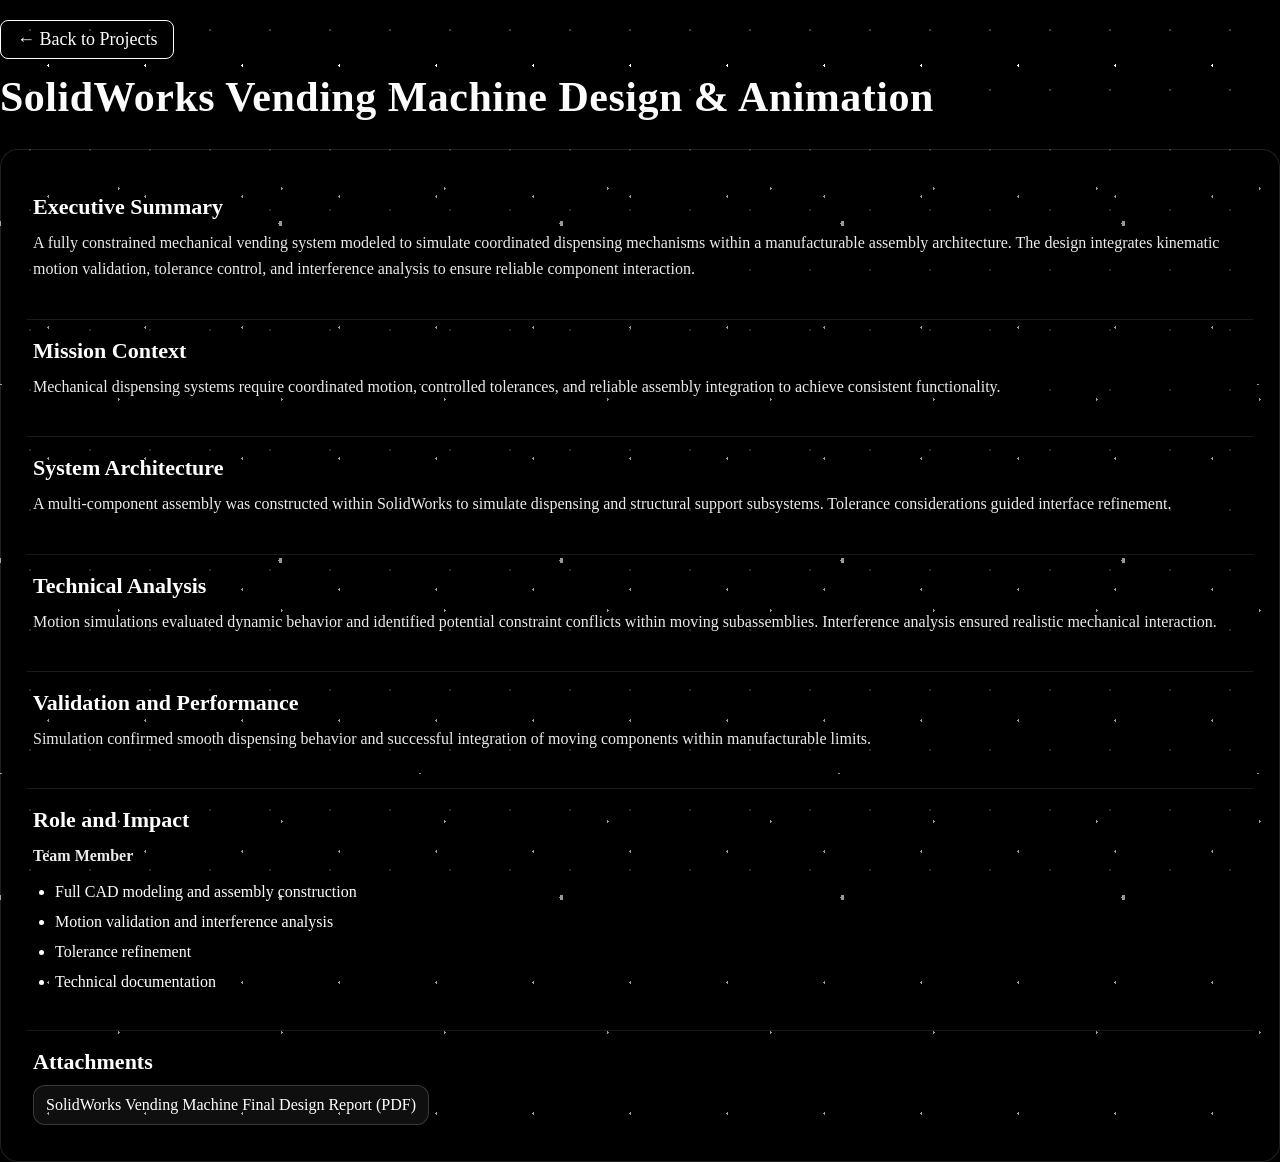
<file: vendingMachine.html>
<!DOCTYPE html>
<html>
  <head>
    <link rel="stylesheet" href="style.css" />
    <title>SolidWorks Vending Machine Design & Animation</title>
  </head>

  <body>
    <div class="fade-in">
      <header class="project-header">
        <a class="back-btn" href="projects.html">← Back to Projects</a>
        <h1 class="project-title">SolidWorks Vending Machine Design & Animation</h1>
      </header>
      <main class="project-card-detail">
        <section class="project-section">
          <h2>Executive Summary</h2>
          <p>
            A fully constrained mechanical vending system modeled to simulate coordinated dispensing mechanisms within a manufacturable assembly architecture. 
            The design integrates kinematic motion validation, tolerance control, and interference analysis to ensure reliable component interaction.

          </p>
        </section>

        <section class="project-section">
          <h2>Mission Context</h2>
          <p>
          Mechanical dispensing systems require coordinated motion, controlled tolerances, and reliable assembly integration to achieve consistent functionality.
          </p>
        </section>

        <section class="project-section">
          <h2>System Architecture</h2>
          <p>A multi-component assembly was constructed within SolidWorks to simulate dispensing and structural support subsystems. Tolerance considerations guided interface refinement.
          </p>
        </section>

        <section class="project-section">
          <h2>Technical Analysis</h2>
          <p>
            Motion simulations evaluated dynamic behavior and identified potential constraint conflicts within moving subassemblies. Interference analysis ensured realistic mechanical interaction.
          </p>
        </section>

        <section class="project-section">
          <h2>Validation and Performance</h2>
          <p>
            Simulation confirmed smooth dispensing behavior and successful integration of moving components within manufacturable limits.
          </p>
        </section>

        <section class="project-section">
          <h2>Role and Impact</h2>
          <p><strong>Team Member</strong></p>
          <ul>
            <li>Full CAD modeling and assembly construction</li>
            <li>Motion validation and interference analysis</li>
            <li>Tolerance refinement</li>
            <li>Technical documentation</li>
          </ul>
        </section>

        <section class="project-section">
          <h2>Attachments</h2>
          <div class="attachments">
            <a href="documents/vendingMachineFinalDesignReport.pdf" target="_blank"> SolidWorks Vending Machine Final Design Report (PDF)</a>
          </div>
        </section>
      </main>
    </div>
  </body>
</html>
</file>
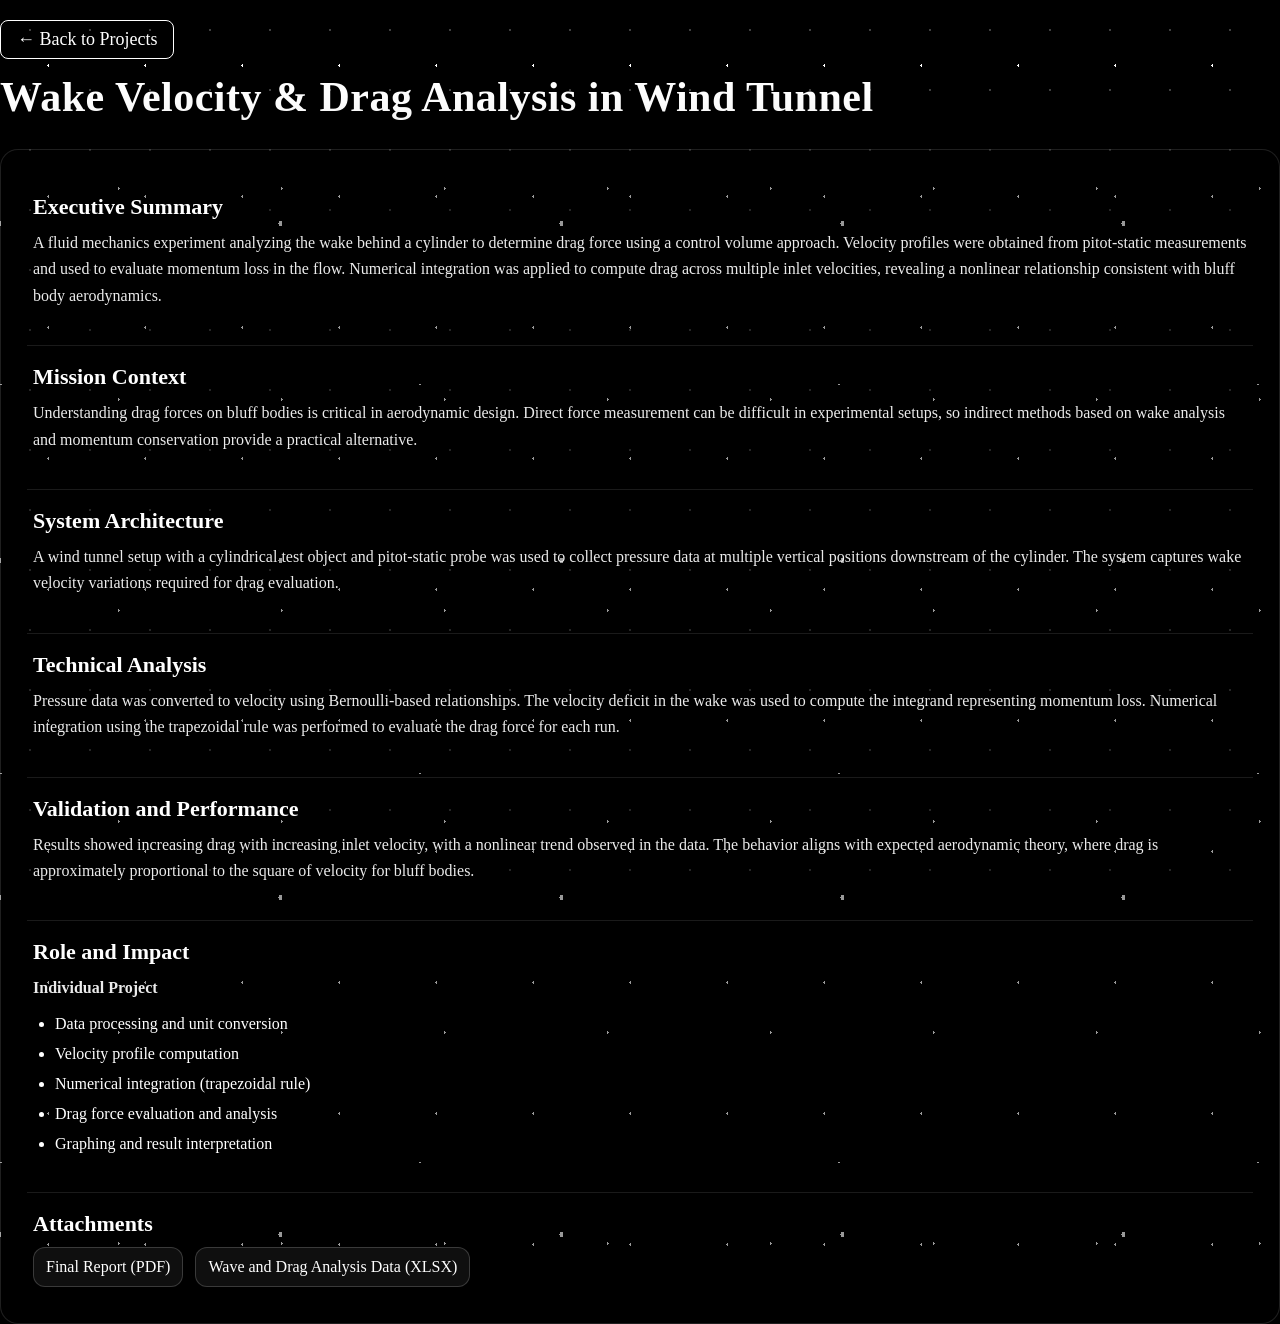
<file: WaveDragAnalysis.html>
<!DOCTYPE html>
<html>
  <head>
    <link rel="stylesheet" href="style.css" />
    <title>Wake Velocity & Drag Analysis in Wind Tunnel</title>
  </head>

  <body>
    <div class="fade-in">
      <header class="project-header">
        <a class="back-btn" href="projects.html">← Back to Projects</a>
        <h1 class="project-title">Wake Velocity & Drag Analysis in Wind Tunnel</h1>
      </header>
      <main class="project-card-detail">
        <section class="project-section">
          <h2>Executive Summary</h2>
          <p>
            A fluid mechanics experiment analyzing the wake behind a cylinder to determine drag force using a control volume approach. 
            Velocity profiles were obtained from pitot-static measurements and used to evaluate momentum loss in the flow. 
            Numerical integration was applied to compute drag across multiple inlet velocities, revealing a nonlinear relationship consistent with bluff body aerodynamics.
          </p>
        </section>

        <section class="project-section">
          <h2>Mission Context</h2>
          <p>
           Understanding drag forces on bluff bodies is critical in aerodynamic design. 
           Direct force measurement can be difficult in experimental setups, so indirect methods based on wake analysis and momentum conservation provide a practical alternative.
          </p>
        </section>

        <section class="project-section">
          <h2>System Architecture</h2>
          <p>A wind tunnel setup with a cylindrical test object and pitot-static probe was used to collect pressure data at multiple vertical positions downstream of the cylinder. 
            The system captures wake velocity variations required for drag evaluation.
          </p>
        </section>

        <section class="project-section">
          <h2>Technical Analysis</h2>
          <p>
            Pressure data was converted to velocity using Bernoulli-based relationships. 
            The velocity deficit in the wake was used to compute the integrand representing momentum loss. 
            Numerical integration using the trapezoidal rule was performed to evaluate the drag force for each run.
          </p>
        </section>

        <section class="project-section">
          <h2>Validation and Performance</h2>
          <p>
            Results showed increasing drag with increasing inlet velocity, with a nonlinear trend observed in the data. 
            The behavior aligns with expected aerodynamic theory, where drag is approximately proportional to the square of velocity for bluff bodies.
          </p>
        </section>

        <section class="project-section">
          <h2>Role and Impact</h2>
          <p><strong>Individual Project</strong></p>
          <ul>
            <li>Data processing and unit conversion</li>
            <li>Velocity profile computation</li>
            <li>Numerical integration (trapezoidal rule)</li>
            <li>Drag force evaluation and analysis</li>
            <li>Graphing and result interpretation</li>
          </ul>
        </section>

        <section class="project-section">
          <h2>Attachments</h2>
          <div class="attachments">
            <a href="documents/FluidMechanicsLabReport_AvanthikaVuppala.pdf" target="_blank">Final Report (PDF)</a>
            <a href="documents/FluidMechanics_LabReportData.xlsx" target="_blank">Wave and Drag Analysis Data (XLSX)</a>
          </div>
        </section>
      </main>
    </div>
  </body>
</html>
</file>
<file: style.css>
body{
  margin: 0;
  background-color: #000000;

  background-image:
    radial-gradient(white 1px, transparent 1px),
    radial-gradient(white 1px, transparent 1px),
    radial-gradient(white 2px, transparent 2px),
    radial-gradient(white 1px, transparent 1px);

  background-size:
    97px 131px,
    163px 211px,
    281px 337px,
    419px 389px;

  background-position:
    0 0,
    37px 83px,
    140px 55px,
    210px 190px;
}
body::before{
  content: "";
  position: fixed;
  top: 0;
  left: 0;
  width: 200%;
  height: 200%;
  background-image:
    radial-gradient(white 1px, transparent 1px),
    radial-gradient(white 1px, transparent 1px);
  background-size: 100px 100px, 150px 150px;
  background-position: 0 0, 50px 75px;
  opacity: 0.3;
  animation: moveStars 120s linear infinite;
  z-index: -1;
}


@keyframes moveStars{
  from{
    transform: translate(0, 0);
  }
  to{
    transform: translate(-200px, -200px);
  }
}
.page{
  display: flex;
  justify-content: center;
  align-items: flex-start;
  min-height: 100vh;
  padding-top: 12vh;
}
.wrapper{
  display:flex;
  flex-direction: column;
  gap: 18px;
  text-align: center;
  align-items: center;
  position: relative;
}
.card{
  background: rgba(255,255,255,0.92);
  border-radius: 18px;
  padding: 14px;
  width: 700px;
  max-width: 92%;
  box-shadow:
    0 0px 20px rgba(255,255,255,0.25),
    0 0 60px rgba(255,255,255,0.15);
  align-items: center;
  text-align: center;
  position:relative;
z-index:2;
}
@keyframes fadeIn{
  from{
    opacity: 0;
    transform: translateY(20px);
  }
  to{
    opacity: 1;
    transform: translateY(0);
  }
}

body::before{
content:"";
position:fixed;
top:0;
left:0;
width:100%;
height:100%;

background-image:radial-gradient(white 1px, transparent 1px);
background-size:60px 60px;

opacity:0.25;

animation: starMove 120s linear infinite;

z-index:-1;
}

@keyframes starMove{
from{
transform:translateY(0);
}
to{
transform:translateY(-200px);
}
}
.satellite-outline{
  position:absolute;
  top:22%;
  left:50%;
  transform:translate(-50%, -50%);
  width:320px;

  opacity:0.25;

  /* makes it white outline */
  filter: brightness(0) invert(1);

  animation: rotateSatellite 120s linear infinite;

  z-index:0;
}
@keyframes rotateSatellite {

  0%{
  transform:translate(-50%, -50%) rotate(0deg);
  }

  100%{
  transform:translate(-50%, -50%) rotate(360deg);
  }

}
.satellite-outline{
  position: absolute;
  top: 18%;
  left: 50%;
  transform: translate(-50%, -50%);
  width: 400px;
  opacity: 0.18;
  filter: brightness(0) invert(1);
  animation:
    satelliteIntro 1.8s ease-out forwards,
    rotateSatellite 120s linear infinite 1.8s;
  z-index: 0;
}

@keyframes satelliteIntro{
  0%{
    opacity: 0;
    transform: translate(-50%, -54%) scale(0.92);
  }
  100%{
    opacity: 0.18;
    transform: translate(-50%, -50%) scale(1);
  }
}

@keyframes rotateSatellite{
  0%{
    transform: translate(-50%, -50%) rotate(0deg);
  }
  100%{
    transform: translate(-50%, -50%) rotate(360deg);
  }
}

.card-inner{
  border: 1.5px solid rgba(0,0,0,0.25);
  border-radius: 14px;
  padding: 28px 24px;
  display: flex;
  flex-direction: column;
  align-items: center;
  text-align: center;
  gap: 12px;
}
.card-info p{
  margin: 0;
  font-size: 20px;
  color: #222;
}
.card-info{
  margin: 0;
  font-size: 18px;
  color: #222;
} 

.card-nav{
  display: flex;
  gap: 22px;
  margin-top: 10px;
  flex-wrap: wrap;
  justify-content: center;
}

.card-nav a{
  text-decoration: none;
  color: #111;
  font-size: 18px;
  font-weight: 600;
  letter-spacing: 0.8px;
  transition: all 0.25s ease;
}
.card-nav a:hover{
  transform: translateY(-2px);
  opacity: 0.65;
  letter-spacing: 1.2px;
}


.card-footer{
  margin-top: 10px;
  text-align: center;
}
.footer-title{
  margin: 0 0 4px 0;
  font-size: 17px;
  font-weight: 700;
  color: #111;
}
.card-footer p{
  margin: 0;
  font-size: 16px;
  line-height: 1.5;
  color: #222;
}
.name h1{
  margin: 0;
  font-size: 30px;
  font-weight: 600;
  color: #111;
}

.welcome{
  color: white;
  text-align: center;
  margin-bottom: 20px;
}

.welcome h1{
  font-size: 48px;
  font-weight: 500;
  letter-spacing: 1px;
  margin: 0;
}

.about-content{
  color: white;
}
.about-image img{
  width: 120px;
  height: auto;
  display: block;
}

.page-about{
  max-width: 1100px;
  margin: 0 auto;
  padding: 60px 24px;
}

.about-me{
  text-align: center;
  color: white;
  margin: 0 0 40px 0;
}

.about-layout{
  display: flex;
  gap: 40px;
  align-items: flex-start;
  max-width: 1200px;
  margin: 0 auto;
  gap: 48px;
  align-items: flex-start;
}

.about-image img{
  width: 420px;       
  max-width: 100%;
  height: auto;
  display: block;
  border-radius: 18px;
  box-shadow: 0 18px 55px rgba(0,0,0,0.6); 
}

.about-content{
  color: white;
  max-width: 650px;
  line-height: 1.6;
  font-size: 18px;
  background: rgba(0,0,0,0.35);
  border: 1px solid rgba(255,255,255,0.12);
  padding: 22px;
  border-radius: 14px;
  backdrop-filter: blur(6px);
  
}

.about-content p{
  margin: 0 0 18px 0;
}
.back-btn{
  display: inline-block;
  margin-top: 20px;
  color: white;
  text-decoration: none;
  font-size: 18px;
  border: 1px solid white;
  padding: 8px 16px;
  border-radius: 8px;
  transition: all 0.3s ease;
}
@keyframes fadeUp {
  from {
    opacity: 0;
    transform: translateY(14px);
  }
  to {
    opacity: 1;
    transform: translateY(0);
  }
}

.fade-in {
  opacity: 0;                 /* starts invisible */
  animation: fadeUp 0.9s ease forwards;
}

.page-title{
  color: white;
  text-align: center;
  margin-top: 10vh;
  margin-bottom: 40px;
}

/* Grid: left->right, then wraps down automatically */
.all-projects{
  width: min(1100px, 92%);
  margin: 0 auto;
  display: grid;
  grid-template-columns: repeat(auto-fit, minmax(220px, 1fr));
  gap: 40px;
  padding-bottom: 80px;
}

/* Each project “column” */
.project{
  text-align: left;
  color: white;
}

/* Planet/icon */
.planet{
  width: 150px;
  height: 150px;
  object-fit: cover;
  border-radius: 50%;
  display: block;
  margin-bottom: 10px;
  box-shadow: 0 10px 30px rgba(0,0,0,0.6);
}

/* Text */
.project-name{
  font-size: 18px;
  margin: 0 0 8px 0;
}

.project-date{
  margin: 0 0 10px 0;
  opacity: 0.85;
}

.project-description{
  margin: 0;
  line-height: 1.4;
  opacity: 0.9;
}

.learn-more{
  display: inline-block;
  margin-top: 14px;
  padding: 6px 12px;
  border: 1px solid rgba(255,255,255,0.25);
  border-radius: 8px;
  color: white;
  text-decoration: none;
  font-size: 14px;
  transition: all 0.25s ease;
}

.learn-more:hover{
  background: rgba(255,255,255,0.08);
  transform: translateY(-2px);
}

/* Project detail page layout */
.project-page{
  width: min(1100px, 92%);
  margin: 0 auto;
  padding: 60px 0 90px;
  color: #fff;
}

/* Header */
.project-header{
  margin-bottom: 28px;
  color: white;
}

.project-title{
  margin: 14px 0 6px;
  font-size: 42px;
  letter-spacing: 0.5px;
  color: white;
  
}

.project-subtitle{
  margin: 0;
  opacity: 0.85;
  font-size: 16px;
  color: white;
}

/* Main content card */
.project-card-detail{
  border-radius: 18px;
  padding: 26px 26px 10px;
  background: rgba(0,0,0,0.40);
  border: 1px solid rgba(255,255,255,0.12);
  box-shadow: 0 20px 70px rgba(0,0,0,0.65);
  backdrop-filter: blur(6px);
  color: white;
}

/* Sections */
.project-section{
  padding: 18px 6px 26px;
  border-bottom: 1px solid rgba(255,255,255,0.10);
}

.project-section:last-child{
  border-bottom: none;
}

.project-section h2{
  margin: 0 0 10px;
  font-size: 22px;
}

.project-section p{
  margin: 0 0 10px;
  line-height: 1.65;
  opacity: 0.92;
}

.project-section ul{
  margin: 8px 0 10px 22px;
  padding: 0;
}

.project-section li{
  margin: 6px 0;
  line-height: 1.5;
  color: white;
}

/* Attachments */
.attachments{
  display: flex;
  flex-wrap: wrap;
  gap: 12px;
}

.attachments a{
  color: #fff;
  text-decoration: none;
  padding: 10px 12px;
  border-radius: 12px;
  border: 1px solid rgba(255,255,255,0.18);
  background: rgba(255,255,255,0.06);
}

.attachments a:hover{
  border-color: rgba(255,255,255,0.5);
  background: rgba(255,255,255,0.10);
}

.contact-page{
  max-width: 700px;
  margin: 0 auto;
  padding: 100px 20px;
  color: white;
  text-align: center;
}

.contact-title{
  font-size: 48px;
  margin-bottom: 12px;
}

.contact-intro{
  opacity: 0.85;
  margin-bottom: 30px;
}

.contact-card{
  background: rgba(0,0,0,0.45);
  border: 1px solid rgba(255,255,255,0.15);
  border-radius: 18px;
  padding: 30px;
  backdrop-filter: blur(8px);
}

.contact-item{
  margin-bottom: 20px;
}

.contact-item span{
  display: block;
  font-size: 14px;
  opacity: 0.7;
  margin-bottom: 4px;
}

.contact-item a{
  color: white;
  text-decoration: none;
  font-size: 18px;
}

.contact-item a:hover{
  opacity: 0.8;
}

/* Mobile / small screens */
@media (max-width: 600px){
  .page{
    align-items: center;     /* vertically center the card */
    padding-top: 0;          /* remove the push-down */
  }

  /* optional: make card feel a bit bigger on mobile */
  .card{
    width: 92vw;
  }

  .card-inner{
    padding: 18px;
  }

  .card-nav{
    font-size: 26px;         
    gap: 10px;
  }

  .card-photo img{
    width: 120px;
  }
}
</file>
